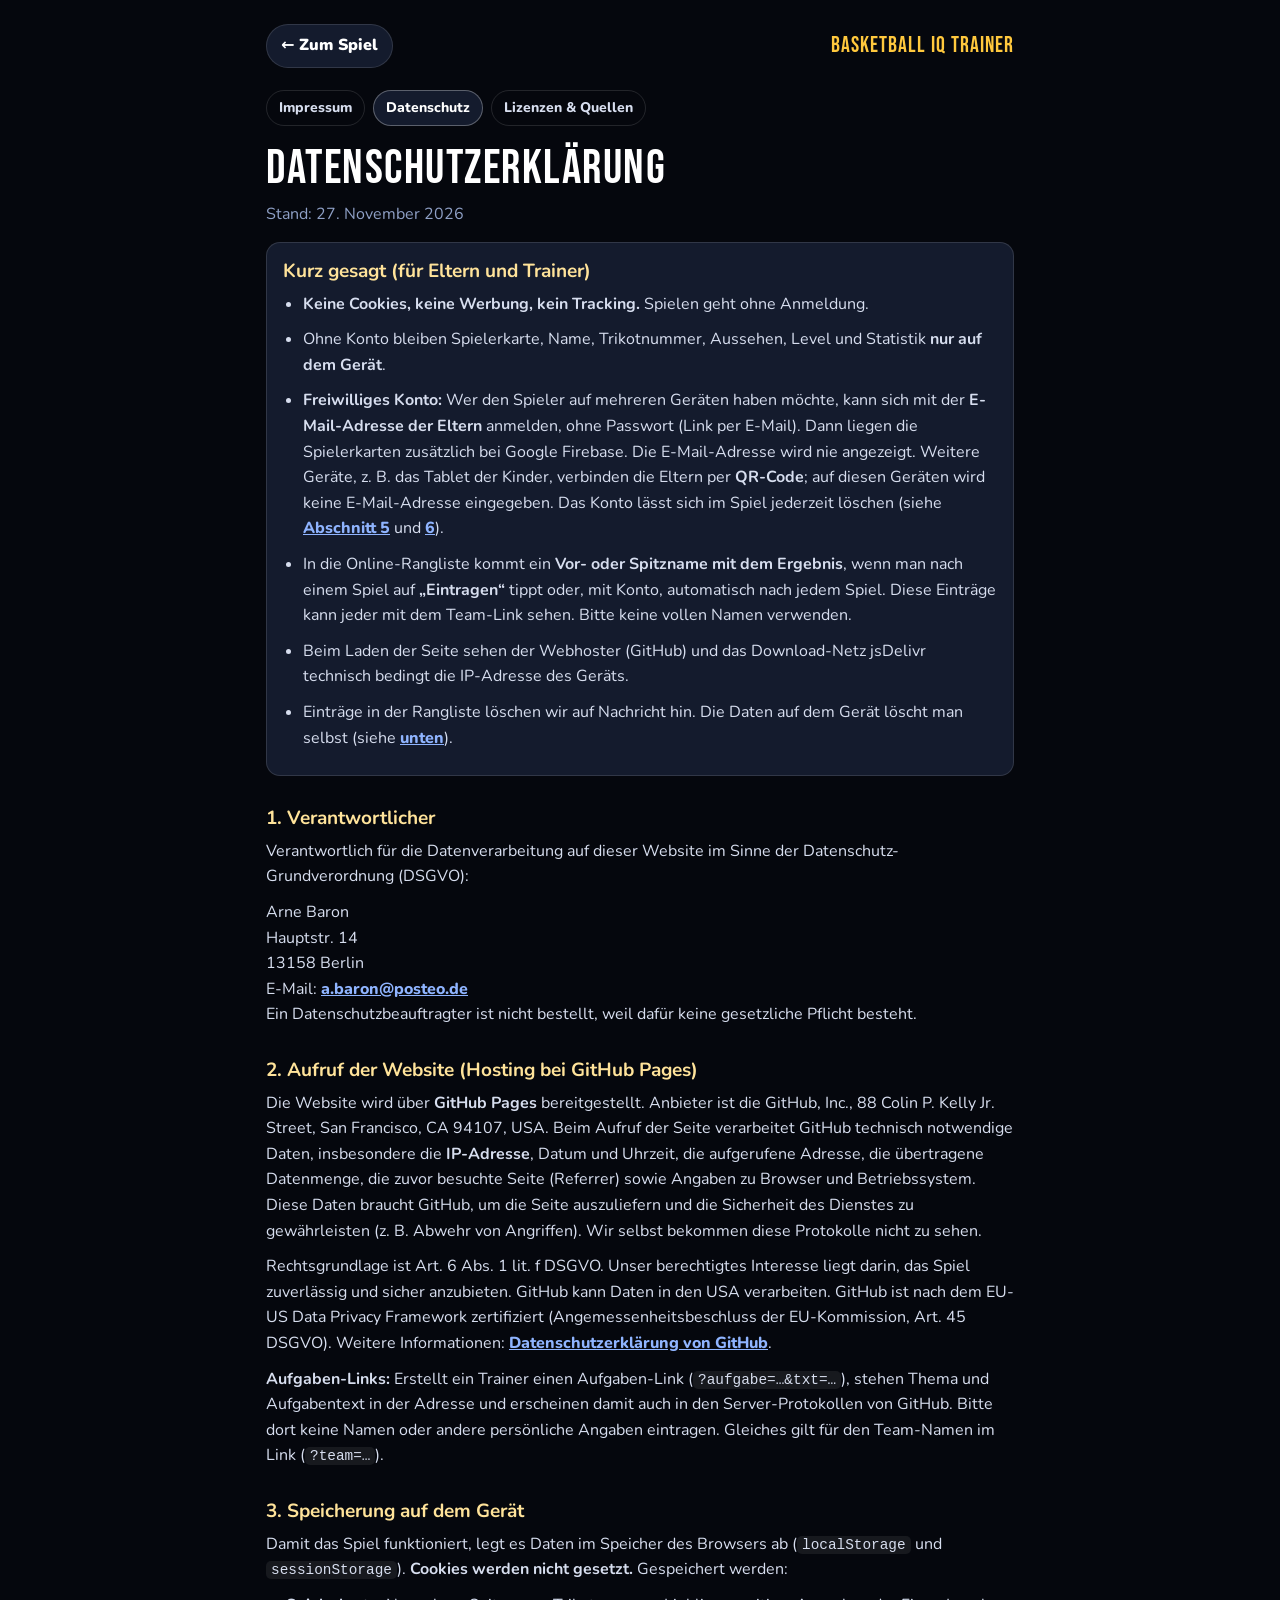
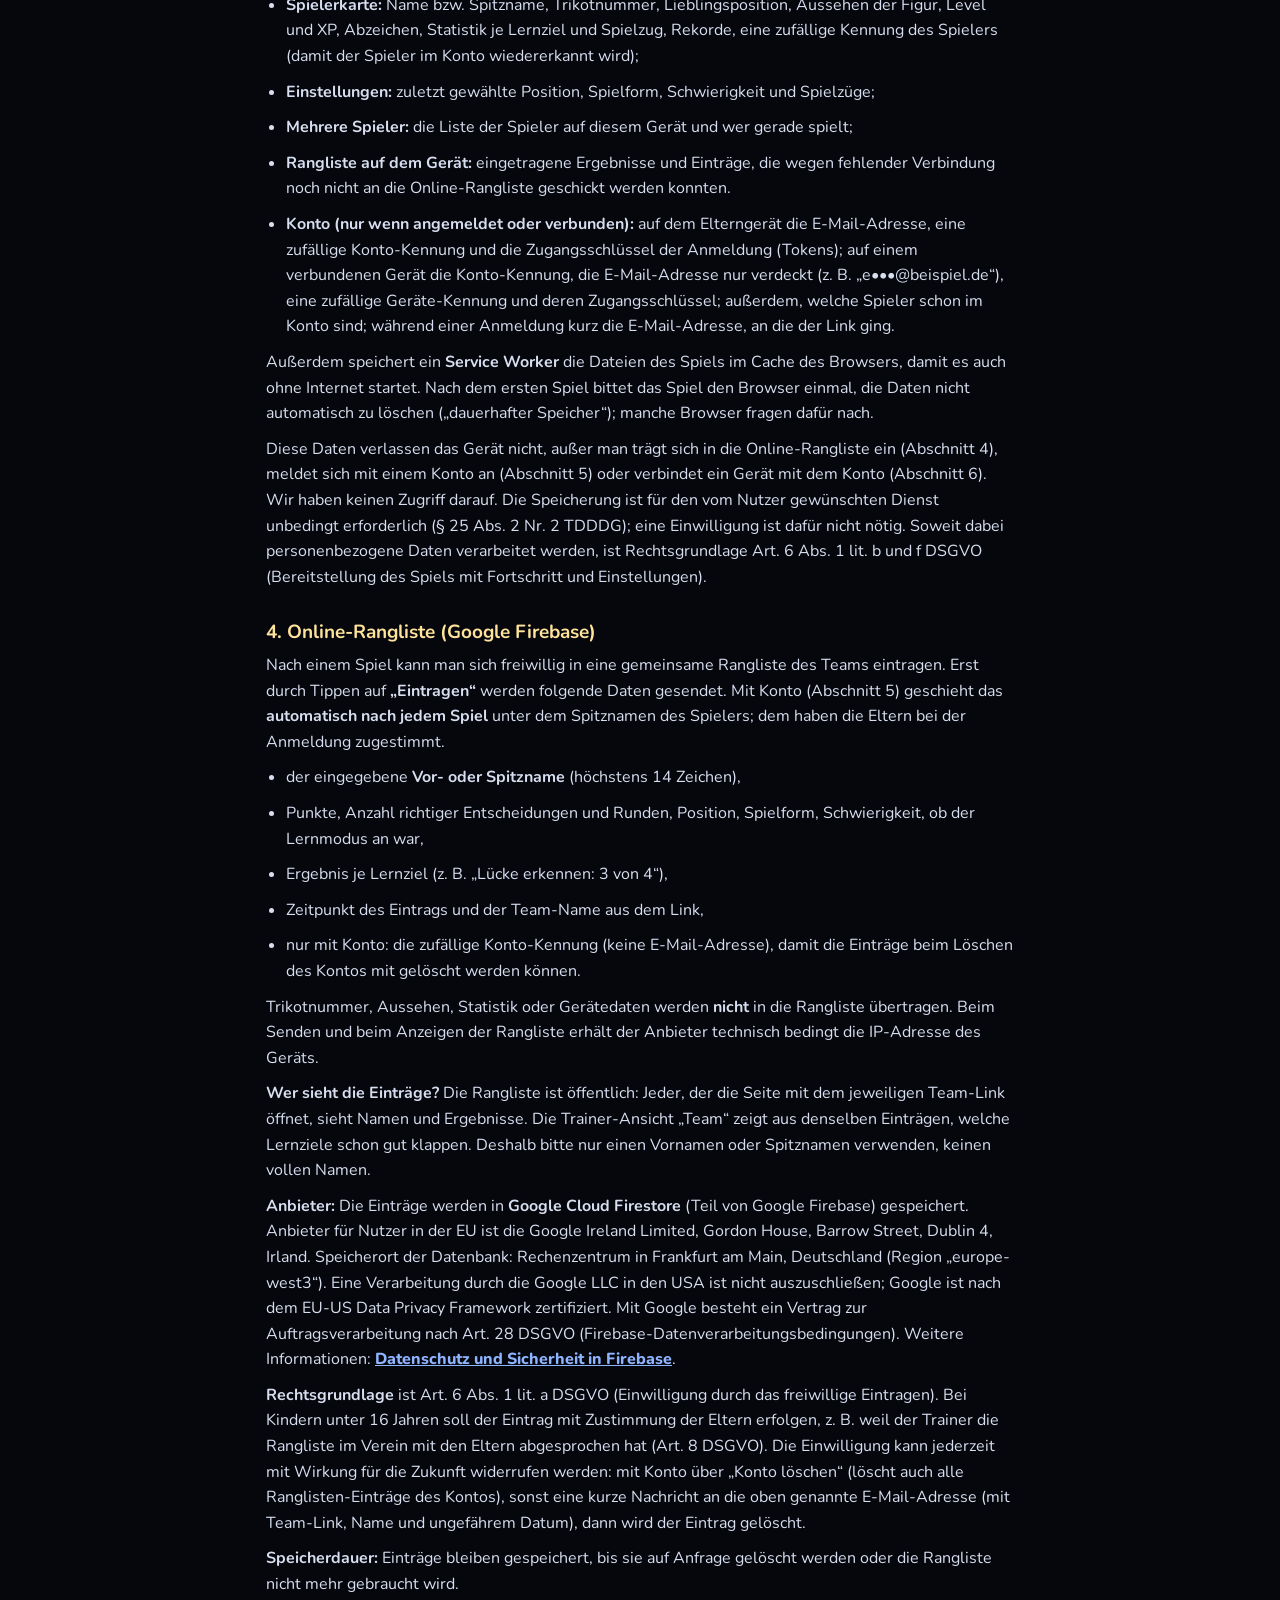
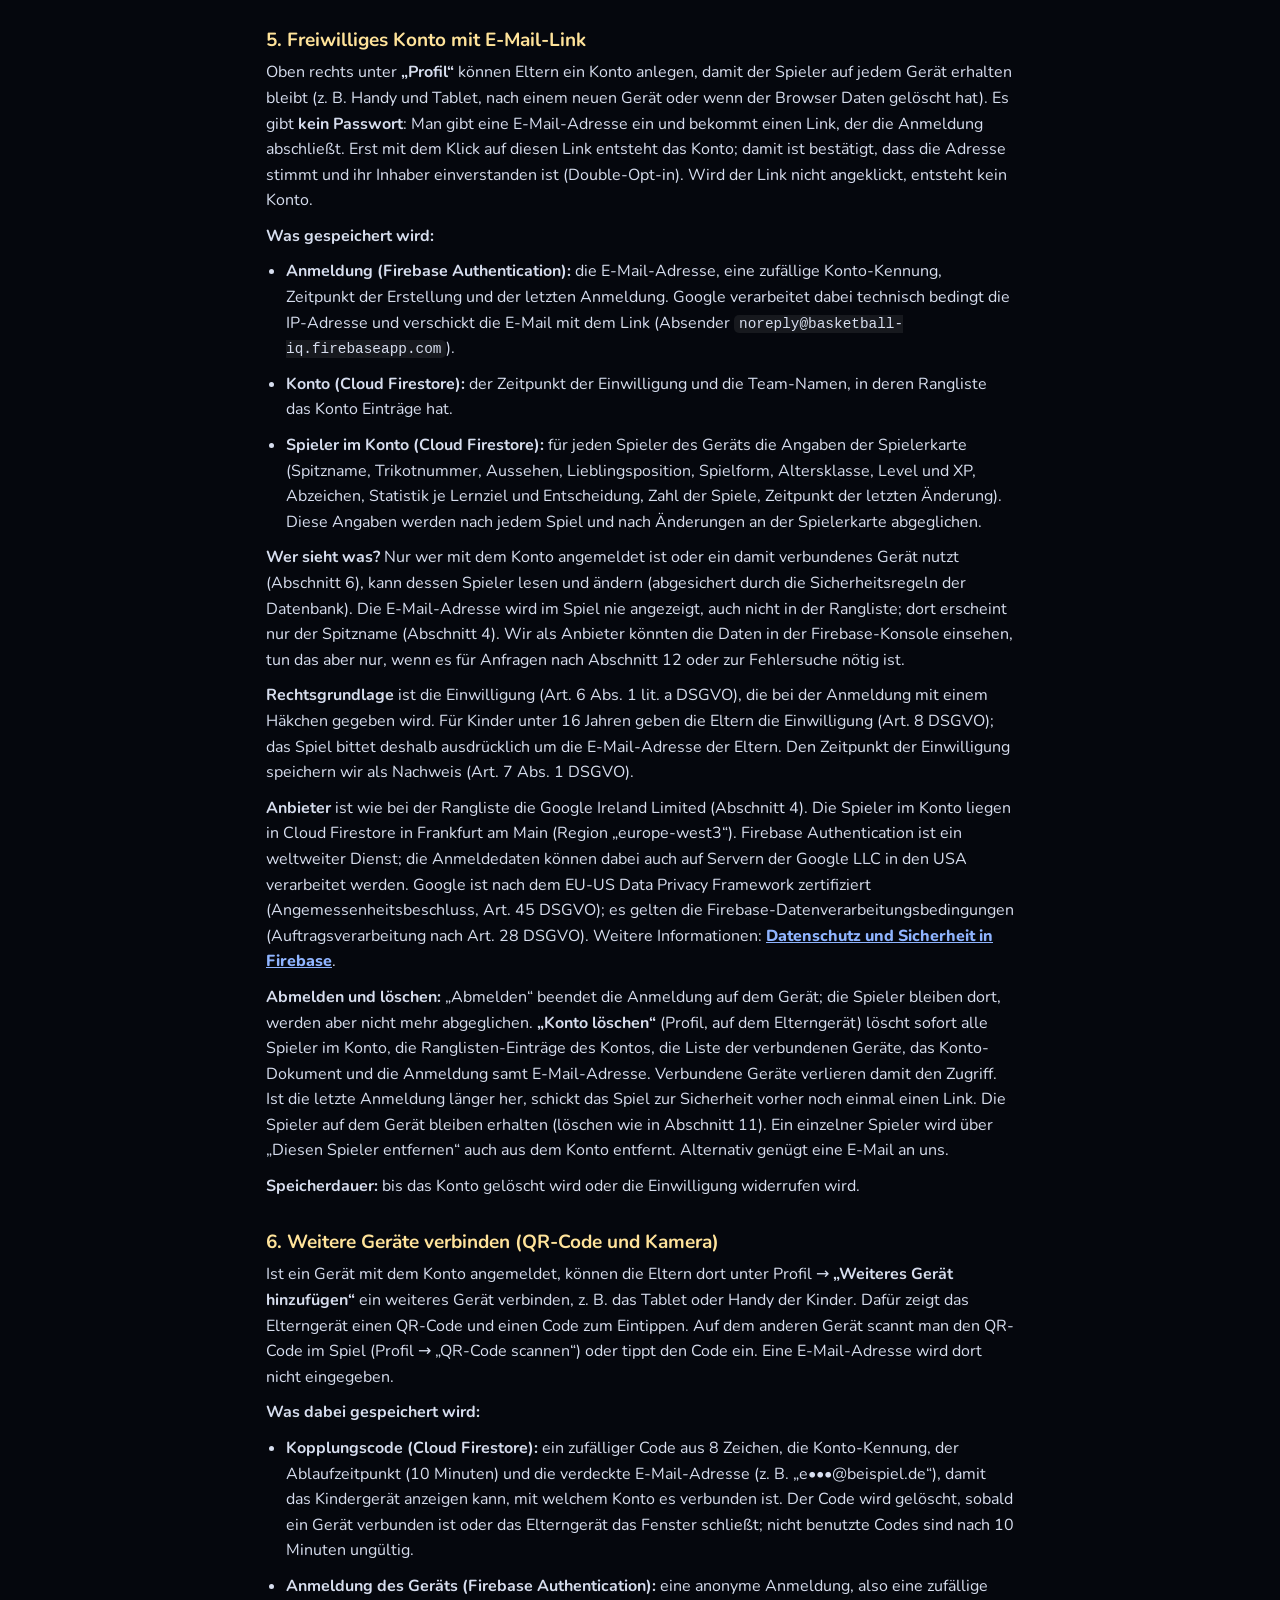
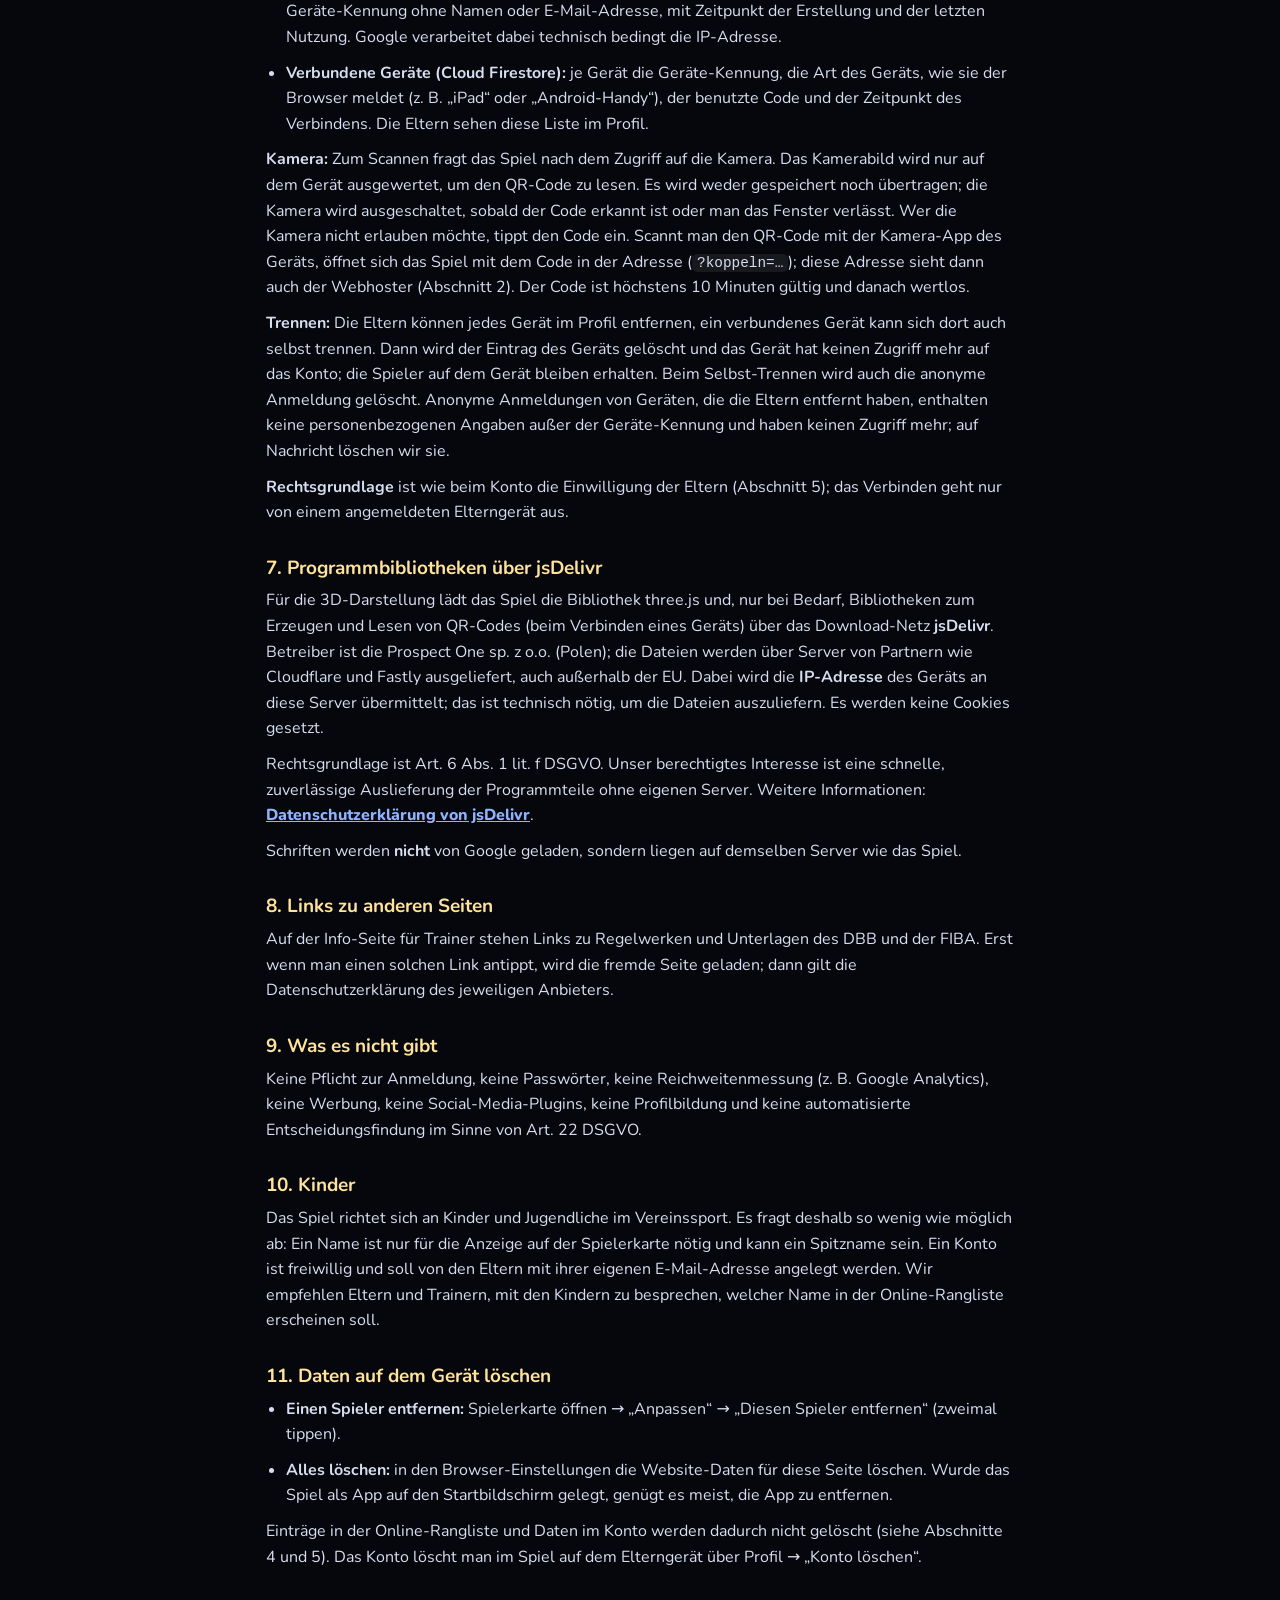
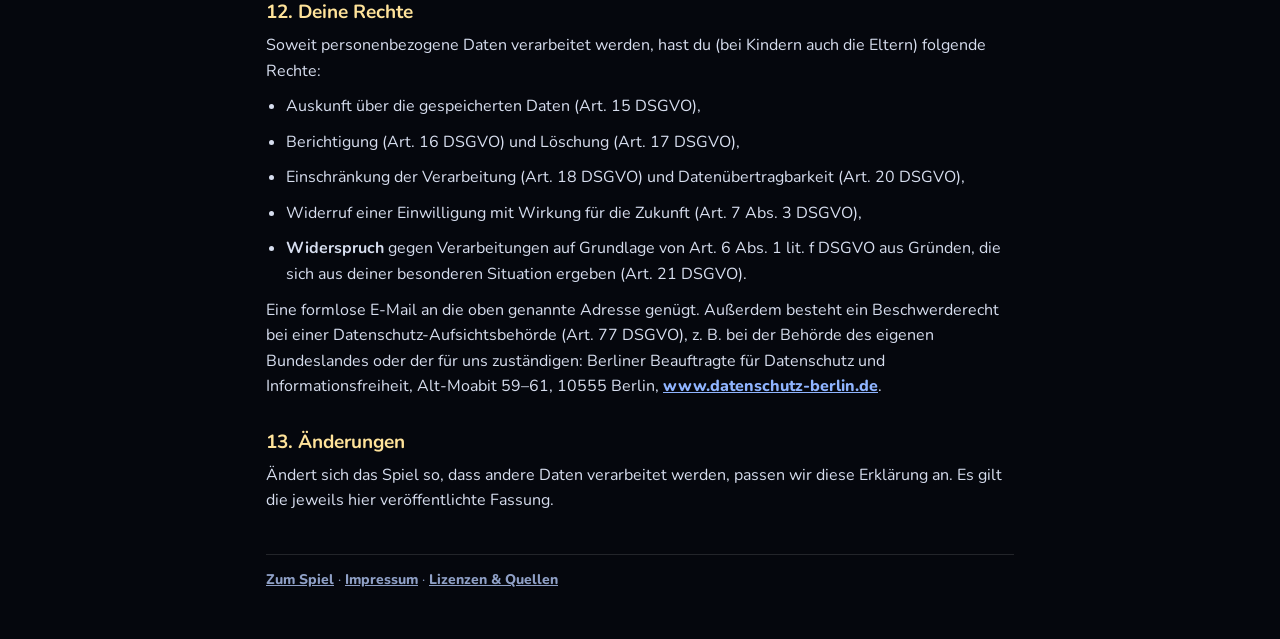
<file: datenschutz.html>
<!DOCTYPE html>
<html lang="de">
<head>
<meta charset="utf-8">
<meta name="viewport" content="width=device-width,initial-scale=1,viewport-fit=cover">
<meta name="theme-color" content="#05070d">
<meta name="robots" content="noindex">
<title>Datenschutz · Basketball IQ Trainer</title>
<link rel="icon" href="icon.svg" type="image/svg+xml">
<link rel="stylesheet" href="legal.css">
</head>
<body>
<div class="wrap">
<header class="top"><a class="back" href="./">&larr; Zum Spiel</a><span class="brand">Basketball IQ Trainer</span></header>
<nav class="legal" aria-label="Rechtliches"><a href="impressum.html">Impressum</a><a href="datenschutz.html" aria-current="page">Datenschutz</a><a href="lizenzen.html">Lizenzen &amp; Quellen</a></nav>

<h1>Datenschutzerklärung</h1>
<p class="mut">Stand: 27. November 2026</p>

<div class="box">
<h2>Kurz gesagt (für Eltern und Trainer)</h2>
<ul>
<li><b>Keine Cookies, keine Werbung, kein Tracking.</b> Spielen geht ohne Anmeldung.</li>
<li>Ohne Konto bleiben Spielerkarte, Name, Trikotnummer, Aussehen, Level und Statistik <b>nur auf dem Gerät</b>.</li>
<li><b>Freiwilliges Konto:</b> Wer den Spieler auf mehreren Geräten haben möchte, kann sich mit der <b>E-Mail-Adresse der Eltern</b> anmelden, ohne Passwort (Link per E-Mail). Dann liegen die Spielerkarten zusätzlich bei Google Firebase. Die E-Mail-Adresse wird nie angezeigt. Weitere Geräte, z. B. das Tablet der Kinder, verbinden die Eltern per <b>QR-Code</b>; auf diesen Geräten wird keine E-Mail-Adresse eingegeben. Das Konto lässt sich im Spiel jederzeit löschen (siehe <a href="#konto">Abschnitt 5</a> und <a href="#geraete">6</a>).</li>
<li>In die Online-Rangliste kommt ein <b>Vor- oder Spitzname mit dem Ergebnis</b>, wenn man nach einem Spiel auf <b>„Eintragen“</b> tippt oder, mit Konto, automatisch nach jedem Spiel. Diese Einträge kann jeder mit dem Team-Link sehen. Bitte keine vollen Namen verwenden.</li>
<li>Beim Laden der Seite sehen der Webhoster (GitHub) und das Download-Netz jsDelivr technisch bedingt die IP-Adresse des Geräts.</li>
<li>Einträge in der Rangliste löschen wir auf Nachricht hin. Die Daten auf dem Gerät löscht man selbst (siehe <a href="#loeschen">unten</a>).</li>
</ul>
</div>

<h2>1. Verantwortlicher</h2>
<p>Verantwortlich für die Datenverarbeitung auf dieser Website im Sinne der Datenschutz-Grundverordnung (DSGVO):</p>
<address>
Arne Baron<br>
Hauptstr. 14<br>
13158 Berlin<br>
E-Mail: <a href="mailto:a.baron@posteo.de">a.baron@posteo.de</a>
</address>
<p>Ein Datenschutzbeauftragter ist nicht bestellt, weil dafür keine gesetzliche Pflicht besteht.</p>

<h2>2. Aufruf der Website (Hosting bei GitHub Pages)</h2>
<p>Die Website wird über <b>GitHub Pages</b> bereitgestellt. Anbieter ist die GitHub, Inc., 88 Colin P. Kelly Jr. Street, San Francisco, CA 94107, USA. Beim Aufruf der Seite verarbeitet GitHub technisch notwendige Daten, insbesondere die <b>IP-Adresse</b>, Datum und Uhrzeit, die aufgerufene Adresse, die übertragene Datenmenge, die zuvor besuchte Seite (Referrer) sowie Angaben zu Browser und Betriebssystem. Diese Daten braucht GitHub, um die Seite auszuliefern und die Sicherheit des Dienstes zu gewährleisten (z. B. Abwehr von Angriffen). Wir selbst bekommen diese Protokolle nicht zu sehen.</p>
<p>Rechtsgrundlage ist Art. 6 Abs. 1 lit. f DSGVO. Unser berechtigtes Interesse liegt darin, das Spiel zuverlässig und sicher anzubieten. GitHub kann Daten in den USA verarbeiten. GitHub ist nach dem EU-US Data Privacy Framework zertifiziert (Angemessenheitsbeschluss der EU-Kommission, Art. 45 DSGVO). Weitere Informationen: <a href="https://docs.github.com/de/site-policy/privacy-policies/github-general-privacy-statement" target="_blank" rel="noopener">Datenschutzerklärung von GitHub</a>.</p>
<p><b>Aufgaben-Links:</b> Erstellt ein Trainer einen Aufgaben-Link (<code>?aufgabe=…&amp;txt=…</code>), stehen Thema und Aufgabentext in der Adresse und erscheinen damit auch in den Server-Protokollen von GitHub. Bitte dort keine Namen oder andere persönliche Angaben eintragen. Gleiches gilt für den Team-Namen im Link (<code>?team=…</code>).</p>

<h2>3. Speicherung auf dem Gerät</h2>
<p>Damit das Spiel funktioniert, legt es Daten im Speicher des Browsers ab (<code>localStorage</code> und <code>sessionStorage</code>). <b>Cookies werden nicht gesetzt.</b> Gespeichert werden:</p>
<ul>
<li><b>Spielerkarte:</b> Name bzw. Spitzname, Trikotnummer, Lieblingsposition, Aussehen der Figur, Level und XP, Abzeichen, Statistik je Lernziel und Spielzug, Rekorde, eine zufällige Kennung des Spielers (damit der Spieler im Konto wiedererkannt wird);</li>
<li><b>Einstellungen:</b> zuletzt gewählte Position, Spielform, Schwierigkeit und Spielzüge;</li>
<li><b>Mehrere Spieler:</b> die Liste der Spieler auf diesem Gerät und wer gerade spielt;</li>
<li><b>Rangliste auf dem Gerät:</b> eingetragene Ergebnisse und Einträge, die wegen fehlender Verbindung noch nicht an die Online-Rangliste geschickt werden konnten.</li>
<li><b>Konto (nur wenn angemeldet oder verbunden):</b> auf dem Elterngerät die E-Mail-Adresse, eine zufällige Konto-Kennung und die Zugangsschlüssel der Anmeldung (Tokens); auf einem verbundenen Gerät die Konto-Kennung, die E-Mail-Adresse nur verdeckt (z. B. „e•••@beispiel.de“), eine zufällige Geräte-Kennung und deren Zugangsschlüssel; außerdem, welche Spieler schon im Konto sind; während einer Anmeldung kurz die E-Mail-Adresse, an die der Link ging.</li>
</ul>
<p>Außerdem speichert ein <b>Service Worker</b> die Dateien des Spiels im Cache des Browsers, damit es auch ohne Internet startet. Nach dem ersten Spiel bittet das Spiel den Browser einmal, die Daten nicht automatisch zu löschen („dauerhafter Speicher“); manche Browser fragen dafür nach.</p>
<p>Diese Daten verlassen das Gerät nicht, außer man trägt sich in die Online-Rangliste ein (Abschnitt 4), meldet sich mit einem Konto an (Abschnitt 5) oder verbindet ein Gerät mit dem Konto (Abschnitt 6). Wir haben keinen Zugriff darauf. Die Speicherung ist für den vom Nutzer gewünschten Dienst unbedingt erforderlich (§ 25 Abs. 2 Nr. 2 TDDDG); eine Einwilligung ist dafür nicht nötig. Soweit dabei personenbezogene Daten verarbeitet werden, ist Rechtsgrundlage Art. 6 Abs. 1 lit. b und f DSGVO (Bereitstellung des Spiels mit Fortschritt und Einstellungen).</p>

<h2 id="rangliste">4. Online-Rangliste (Google Firebase)</h2>
<p>Nach einem Spiel kann man sich freiwillig in eine gemeinsame Rangliste des Teams eintragen. Erst durch Tippen auf <b>„Eintragen“</b> werden folgende Daten gesendet. Mit Konto (Abschnitt 5) geschieht das <b>automatisch nach jedem Spiel</b> unter dem Spitznamen des Spielers; dem haben die Eltern bei der Anmeldung zugestimmt.</p>
<ul>
<li>der eingegebene <b>Vor- oder Spitzname</b> (höchstens 14 Zeichen),</li>
<li>Punkte, Anzahl richtiger Entscheidungen und Runden, Position, Spielform, Schwierigkeit, ob der Lernmodus an war,</li>
<li>Ergebnis je Lernziel (z. B. „Lücke erkennen: 3 von 4“),</li>
<li>Zeitpunkt des Eintrags und der Team-Name aus dem Link,</li>
<li>nur mit Konto: die zufällige Konto-Kennung (keine E-Mail-Adresse), damit die Einträge beim Löschen des Kontos mit gelöscht werden können.</li>
</ul>
<p>Trikotnummer, Aussehen, Statistik oder Gerätedaten werden <b>nicht</b> in die Rangliste übertragen. Beim Senden und beim Anzeigen der Rangliste erhält der Anbieter technisch bedingt die IP-Adresse des Geräts.</p>
<p><b>Wer sieht die Einträge?</b> Die Rangliste ist öffentlich: Jeder, der die Seite mit dem jeweiligen Team-Link öffnet, sieht Namen und Ergebnisse. Die Trainer-Ansicht „Team“ zeigt aus denselben Einträgen, welche Lernziele schon gut klappen. Deshalb bitte nur einen Vornamen oder Spitznamen verwenden, keinen vollen Namen.</p>
<p><b>Anbieter:</b> Die Einträge werden in <b>Google Cloud Firestore</b> (Teil von Google Firebase) gespeichert. Anbieter für Nutzer in der EU ist die Google Ireland Limited, Gordon House, Barrow Street, Dublin 4, Irland. Speicherort der Datenbank: Rechenzentrum in Frankfurt am Main, Deutschland (Region „europe-west3“). Eine Verarbeitung durch die Google LLC in den USA ist nicht auszuschließen; Google ist nach dem EU-US Data Privacy Framework zertifiziert. Mit Google besteht ein Vertrag zur Auftragsverarbeitung nach Art. 28 DSGVO (Firebase-Datenverarbeitungsbedingungen). Weitere Informationen: <a href="https://firebase.google.com/support/privacy" target="_blank" rel="noopener">Datenschutz und Sicherheit in Firebase</a>.</p>
<p><b>Rechtsgrundlage</b> ist Art. 6 Abs. 1 lit. a DSGVO (Einwilligung durch das freiwillige Eintragen). Bei Kindern unter 16 Jahren soll der Eintrag mit Zustimmung der Eltern erfolgen, z. B. weil der Trainer die Rangliste im Verein mit den Eltern abgesprochen hat (Art. 8 DSGVO). Die Einwilligung kann jederzeit mit Wirkung für die Zukunft widerrufen werden: mit Konto über „Konto löschen“ (löscht auch alle Ranglisten-Einträge des Kontos), sonst eine kurze Nachricht an die oben genannte E-Mail-Adresse (mit Team-Link, Name und ungefährem Datum), dann wird der Eintrag gelöscht.</p>
<p><b>Speicherdauer:</b> Einträge bleiben gespeichert, bis sie auf Anfrage gelöscht werden oder die Rangliste nicht mehr gebraucht wird.</p>

<h2 id="konto">5. Freiwilliges Konto mit E-Mail-Link</h2>
<p>Oben rechts unter <b>„Profil“</b> können Eltern ein Konto anlegen, damit der Spieler auf jedem Gerät erhalten bleibt (z. B. Handy und Tablet, nach einem neuen Gerät oder wenn der Browser Daten gelöscht hat). Es gibt <b>kein Passwort</b>: Man gibt eine E-Mail-Adresse ein und bekommt einen Link, der die Anmeldung abschließt. Erst mit dem Klick auf diesen Link entsteht das Konto; damit ist bestätigt, dass die Adresse stimmt und ihr Inhaber einverstanden ist (Double-Opt-in). Wird der Link nicht angeklickt, entsteht kein Konto.</p>
<p><b>Was gespeichert wird:</b></p>
<ul>
<li><b>Anmeldung (Firebase Authentication):</b> die E-Mail-Adresse, eine zufällige Konto-Kennung, Zeitpunkt der Erstellung und der letzten Anmeldung. Google verarbeitet dabei technisch bedingt die IP-Adresse und verschickt die E-Mail mit dem Link (Absender <code>noreply@basketball-iq.firebaseapp.com</code>).</li>
<li><b>Konto (Cloud Firestore):</b> der Zeitpunkt der Einwilligung und die Team-Namen, in deren Rangliste das Konto Einträge hat.</li>
<li><b>Spieler im Konto (Cloud Firestore):</b> für jeden Spieler des Geräts die Angaben der Spielerkarte (Spitzname, Trikotnummer, Aussehen, Lieblingsposition, Spielform, Altersklasse, Level und XP, Abzeichen, Statistik je Lernziel und Entscheidung, Zahl der Spiele, Zeitpunkt der letzten Änderung). Diese Angaben werden nach jedem Spiel und nach Änderungen an der Spielerkarte abgeglichen.</li>
</ul>
<p><b>Wer sieht was?</b> Nur wer mit dem Konto angemeldet ist oder ein damit verbundenes Gerät nutzt (Abschnitt 6), kann dessen Spieler lesen und ändern (abgesichert durch die Sicherheitsregeln der Datenbank). Die E-Mail-Adresse wird im Spiel nie angezeigt, auch nicht in der Rangliste; dort erscheint nur der Spitzname (Abschnitt 4). Wir als Anbieter könnten die Daten in der Firebase-Konsole einsehen, tun das aber nur, wenn es für Anfragen nach Abschnitt 12 oder zur Fehlersuche nötig ist.</p>
<p><b>Rechtsgrundlage</b> ist die Einwilligung (Art. 6 Abs. 1 lit. a DSGVO), die bei der Anmeldung mit einem Häkchen gegeben wird. Für Kinder unter 16 Jahren geben die Eltern die Einwilligung (Art. 8 DSGVO); das Spiel bittet deshalb ausdrücklich um die E-Mail-Adresse der Eltern. Den Zeitpunkt der Einwilligung speichern wir als Nachweis (Art. 7 Abs. 1 DSGVO).</p>
<p><b>Anbieter</b> ist wie bei der Rangliste die Google Ireland Limited (Abschnitt 4). Die Spieler im Konto liegen in Cloud Firestore in Frankfurt am Main (Region „europe-west3“). Firebase Authentication ist ein weltweiter Dienst; die Anmeldedaten können dabei auch auf Servern der Google LLC in den USA verarbeitet werden. Google ist nach dem EU-US Data Privacy Framework zertifiziert (Angemessenheitsbeschluss, Art. 45 DSGVO); es gelten die Firebase-Datenverarbeitungsbedingungen (Auftragsverarbeitung nach Art. 28 DSGVO). Weitere Informationen: <a href="https://firebase.google.com/support/privacy" target="_blank" rel="noopener">Datenschutz und Sicherheit in Firebase</a>.</p>
<p><b>Abmelden und löschen:</b> „Abmelden“ beendet die Anmeldung auf dem Gerät; die Spieler bleiben dort, werden aber nicht mehr abgeglichen. <b>„Konto löschen“</b> (Profil, auf dem Elterngerät) löscht sofort alle Spieler im Konto, die Ranglisten-Einträge des Kontos, die Liste der verbundenen Geräte, das Konto-Dokument und die Anmeldung samt E-Mail-Adresse. Verbundene Geräte verlieren damit den Zugriff. Ist die letzte Anmeldung länger her, schickt das Spiel zur Sicherheit vorher noch einmal einen Link. Die Spieler auf dem Gerät bleiben erhalten (löschen wie in Abschnitt 11). Ein einzelner Spieler wird über „Diesen Spieler entfernen“ auch aus dem Konto entfernt. Alternativ genügt eine E-Mail an uns.</p>
<p><b>Speicherdauer:</b> bis das Konto gelöscht wird oder die Einwilligung widerrufen wird.</p>

<h2 id="geraete">6. Weitere Geräte verbinden (QR-Code und Kamera)</h2>
<p>Ist ein Gerät mit dem Konto angemeldet, können die Eltern dort unter Profil → <b>„Weiteres Gerät hinzufügen“</b> ein weiteres Gerät verbinden, z. B. das Tablet oder Handy der Kinder. Dafür zeigt das Elterngerät einen QR-Code und einen Code zum Eintippen. Auf dem anderen Gerät scannt man den QR-Code im Spiel (Profil → „QR-Code scannen“) oder tippt den Code ein. Eine E-Mail-Adresse wird dort nicht eingegeben.</p>
<p><b>Was dabei gespeichert wird:</b></p>
<ul>
<li><b>Kopplungscode (Cloud Firestore):</b> ein zufälliger Code aus 8 Zeichen, die Konto-Kennung, der Ablaufzeitpunkt (10 Minuten) und die verdeckte E-Mail-Adresse (z. B. „e•••@beispiel.de“), damit das Kindergerät anzeigen kann, mit welchem Konto es verbunden ist. Der Code wird gelöscht, sobald ein Gerät verbunden ist oder das Elterngerät das Fenster schließt; nicht benutzte Codes sind nach 10 Minuten ungültig.</li>
<li><b>Anmeldung des Geräts (Firebase Authentication):</b> eine anonyme Anmeldung, also eine zufällige Geräte-Kennung ohne Namen oder E-Mail-Adresse, mit Zeitpunkt der Erstellung und der letzten Nutzung. Google verarbeitet dabei technisch bedingt die IP-Adresse.</li>
<li><b>Verbundene Geräte (Cloud Firestore):</b> je Gerät die Geräte-Kennung, die Art des Geräts, wie sie der Browser meldet (z. B. „iPad“ oder „Android-Handy“), der benutzte Code und der Zeitpunkt des Verbindens. Die Eltern sehen diese Liste im Profil.</li>
</ul>
<p><b>Kamera:</b> Zum Scannen fragt das Spiel nach dem Zugriff auf die Kamera. Das Kamerabild wird nur auf dem Gerät ausgewertet, um den QR-Code zu lesen. Es wird weder gespeichert noch übertragen; die Kamera wird ausgeschaltet, sobald der Code erkannt ist oder man das Fenster verlässt. Wer die Kamera nicht erlauben möchte, tippt den Code ein. Scannt man den QR-Code mit der Kamera-App des Geräts, öffnet sich das Spiel mit dem Code in der Adresse (<code>?koppeln=…</code>); diese Adresse sieht dann auch der Webhoster (Abschnitt 2). Der Code ist höchstens 10 Minuten gültig und danach wertlos.</p>
<p><b>Trennen:</b> Die Eltern können jedes Gerät im Profil entfernen, ein verbundenes Gerät kann sich dort auch selbst trennen. Dann wird der Eintrag des Geräts gelöscht und das Gerät hat keinen Zugriff mehr auf das Konto; die Spieler auf dem Gerät bleiben erhalten. Beim Selbst-Trennen wird auch die anonyme Anmeldung gelöscht. Anonyme Anmeldungen von Geräten, die die Eltern entfernt haben, enthalten keine personenbezogenen Angaben außer der Geräte-Kennung und haben keinen Zugriff mehr; auf Nachricht löschen wir sie.</p>
<p><b>Rechtsgrundlage</b> ist wie beim Konto die Einwilligung der Eltern (Abschnitt 5); das Verbinden geht nur von einem angemeldeten Elterngerät aus.</p>

<h2>7. Programmbibliotheken über jsDelivr</h2>
<p>Für die 3D-Darstellung lädt das Spiel die Bibliothek three.js und, nur bei Bedarf, Bibliotheken zum Erzeugen und Lesen von QR-Codes (beim Verbinden eines Geräts) über das Download-Netz <b>jsDelivr</b>. Betreiber ist die Prospect One sp. z o.o. (Polen); die Dateien werden über Server von Partnern wie Cloudflare und Fastly ausgeliefert, auch außerhalb der EU. Dabei wird die <b>IP-Adresse</b> des Geräts an diese Server übermittelt; das ist technisch nötig, um die Dateien auszuliefern. Es werden keine Cookies gesetzt.</p>
<p>Rechtsgrundlage ist Art. 6 Abs. 1 lit. f DSGVO. Unser berechtigtes Interesse ist eine schnelle, zuverlässige Auslieferung der Programmteile ohne eigenen Server. Weitere Informationen: <a href="https://www.jsdelivr.com/terms/privacy-policy-jsdelivr-net" target="_blank" rel="noopener">Datenschutzerklärung von jsDelivr</a>.</p>
<p>Schriften werden <b>nicht</b> von Google geladen, sondern liegen auf demselben Server wie das Spiel.</p>

<h2>8. Links zu anderen Seiten</h2>
<p>Auf der Info-Seite für Trainer stehen Links zu Regelwerken und Unterlagen des DBB und der FIBA. Erst wenn man einen solchen Link antippt, wird die fremde Seite geladen; dann gilt die Datenschutzerklärung des jeweiligen Anbieters.</p>

<h2>9. Was es nicht gibt</h2>
<p>Keine Pflicht zur Anmeldung, keine Passwörter, keine Reichweitenmessung (z. B. Google Analytics), keine Werbung, keine Social-Media-Plugins, keine Profilbildung und keine automatisierte Entscheidungsfindung im Sinne von Art. 22 DSGVO.</p>

<h2>10. Kinder</h2>
<p>Das Spiel richtet sich an Kinder und Jugendliche im Vereinssport. Es fragt deshalb so wenig wie möglich ab: Ein Name ist nur für die Anzeige auf der Spielerkarte nötig und kann ein Spitzname sein. Ein Konto ist freiwillig und soll von den Eltern mit ihrer eigenen E-Mail-Adresse angelegt werden. Wir empfehlen Eltern und Trainern, mit den Kindern zu besprechen, welcher Name in der Online-Rangliste erscheinen soll.</p>

<h2 id="loeschen">11. Daten auf dem Gerät löschen</h2>
<ul>
<li><b>Einen Spieler entfernen:</b> Spielerkarte öffnen → „Anpassen“ → „Diesen Spieler entfernen“ (zweimal tippen).</li>
<li><b>Alles löschen:</b> in den Browser-Einstellungen die Website-Daten für diese Seite löschen. Wurde das Spiel als App auf den Startbildschirm gelegt, genügt es meist, die App zu entfernen.</li>
</ul>
<p>Einträge in der Online-Rangliste und Daten im Konto werden dadurch nicht gelöscht (siehe Abschnitte 4 und 5). Das Konto löscht man im Spiel auf dem Elterngerät über Profil → „Konto löschen“.</p>

<h2>12. Deine Rechte</h2>
<p>Soweit personenbezogene Daten verarbeitet werden, hast du (bei Kindern auch die Eltern) folgende Rechte:</p>
<ul>
<li>Auskunft über die gespeicherten Daten (Art. 15 DSGVO),</li>
<li>Berichtigung (Art. 16 DSGVO) und Löschung (Art. 17 DSGVO),</li>
<li>Einschränkung der Verarbeitung (Art. 18 DSGVO) und Datenübertragbarkeit (Art. 20 DSGVO),</li>
<li>Widerruf einer Einwilligung mit Wirkung für die Zukunft (Art. 7 Abs. 3 DSGVO),</li>
<li><b>Widerspruch</b> gegen Verarbeitungen auf Grundlage von Art. 6 Abs. 1 lit. f DSGVO aus Gründen, die sich aus deiner besonderen Situation ergeben (Art. 21 DSGVO).</li>
</ul>
<p>Eine formlose E-Mail an die oben genannte Adresse genügt. Außerdem besteht ein Beschwerderecht bei einer Datenschutz-Aufsichtsbehörde (Art. 77 DSGVO), z. B. bei der Behörde des eigenen Bundeslandes oder der für uns zuständigen: Berliner Beauftragte für Datenschutz und Informationsfreiheit, Alt-Moabit 59–61, 10555 Berlin, <a href="https://www.datenschutz-berlin.de" target="_blank" rel="noopener">www.datenschutz-berlin.de</a>.</p>

<h2>13. Änderungen</h2>
<p>Ändert sich das Spiel so, dass andere Daten verarbeitet werden, passen wir diese Erklärung an. Es gilt die jeweils hier veröffentlichte Fassung.</p>

<footer><a href="./">Zum Spiel</a> · <a href="impressum.html">Impressum</a> · <a href="lizenzen.html">Lizenzen &amp; Quellen</a></footer>
</div>
</body>
</html>
</file>
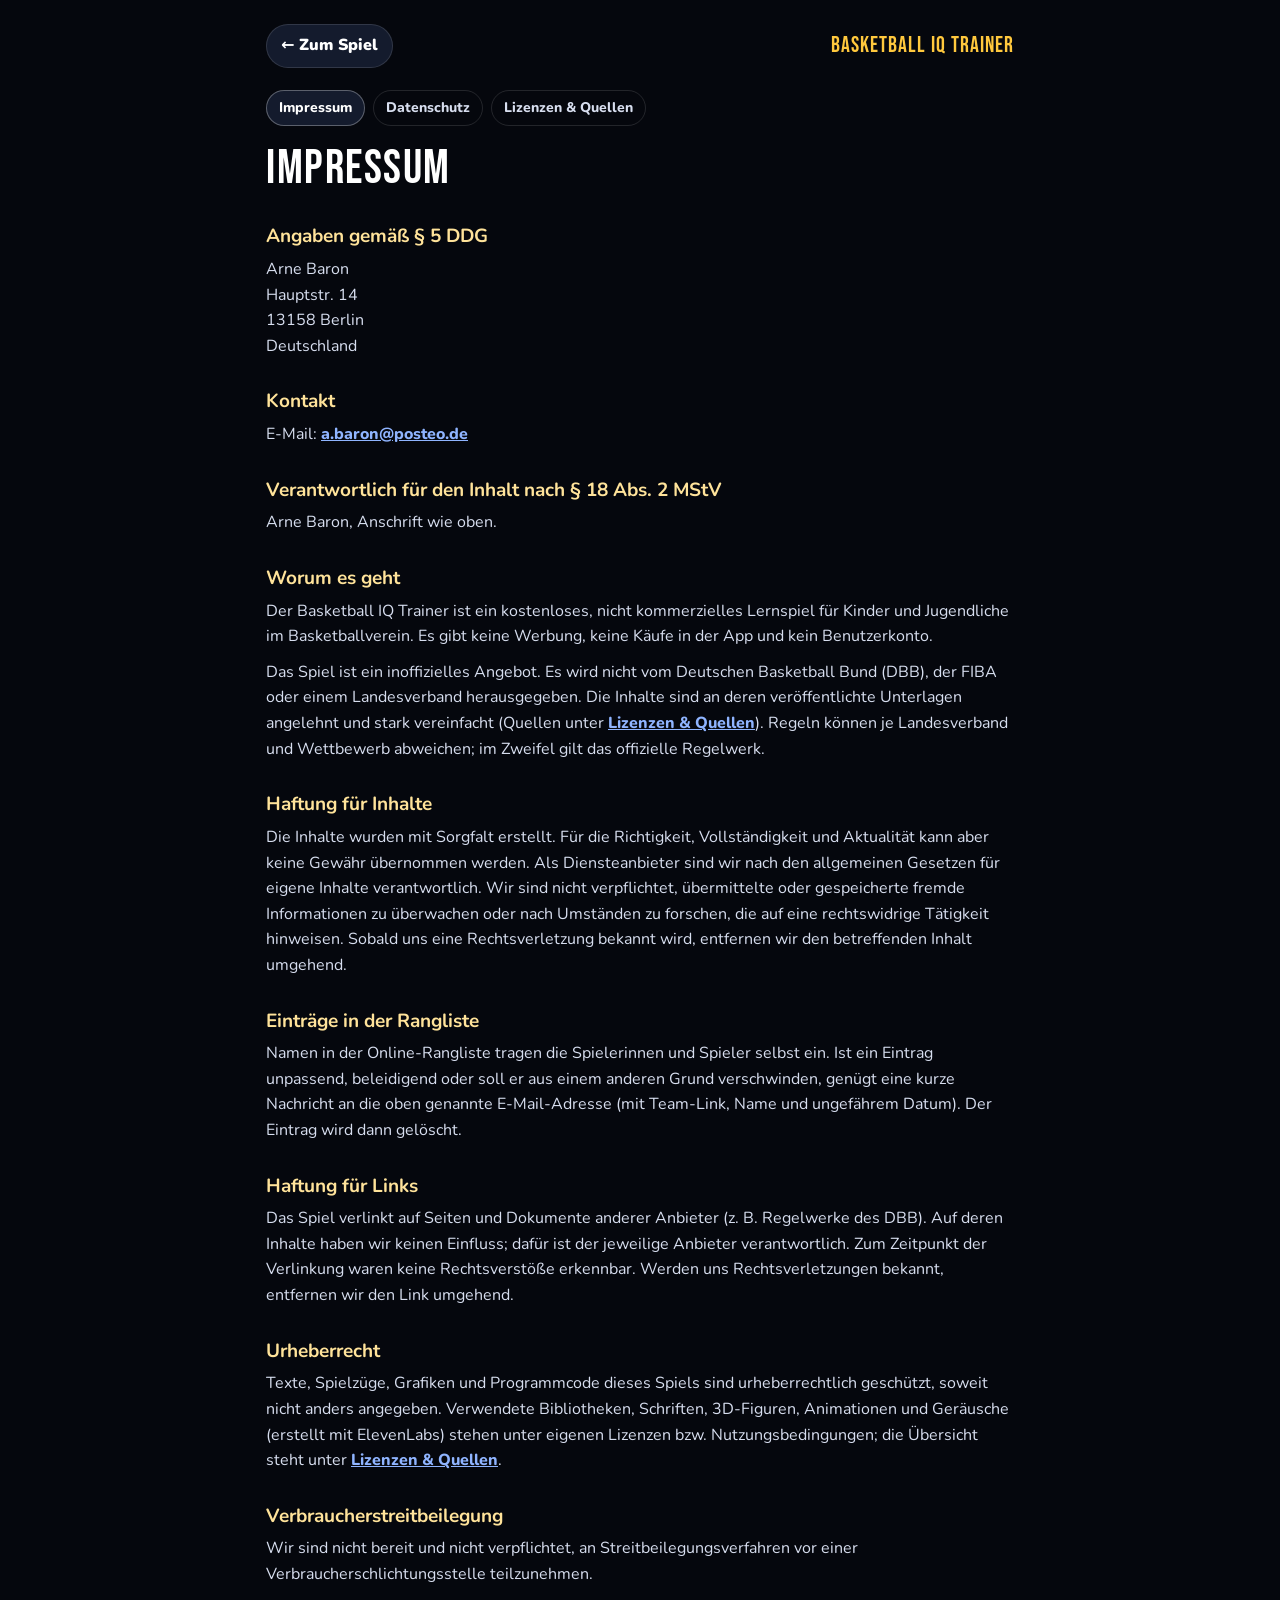
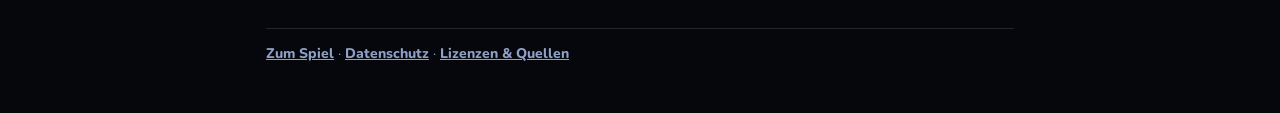
<file: impressum.html>
<!DOCTYPE html>
<html lang="de">
<head>
<meta charset="utf-8">
<meta name="viewport" content="width=device-width,initial-scale=1,viewport-fit=cover">
<meta name="theme-color" content="#05070d">
<meta name="robots" content="noindex">
<title>Impressum · Basketball IQ Trainer</title>
<link rel="icon" href="icon.svg" type="image/svg+xml">
<link rel="stylesheet" href="legal.css">
</head>
<body>
<div class="wrap">
<header class="top"><a class="back" href="./">&larr; Zum Spiel</a><span class="brand">Basketball IQ Trainer</span></header>
<nav class="legal" aria-label="Rechtliches"><a href="impressum.html" aria-current="page">Impressum</a><a href="datenschutz.html">Datenschutz</a><a href="lizenzen.html">Lizenzen &amp; Quellen</a></nav>

<h1>Impressum</h1>

<h2>Angaben gemäß § 5 DDG</h2>
<address>
Arne Baron<br>
Hauptstr. 14<br>
13158 Berlin<br>
Deutschland
</address>
<!-- Wird die Seite von einem Verein angeboten: Vereinsname, vertretungsberechtigter Vorstand,
     Registergericht und Vereinsregisternummer ergänzen. -->

<h2>Kontakt</h2>
<p>E-Mail: <a href="mailto:a.baron@posteo.de">a.baron@posteo.de</a></p>
<!-- Optional: Telefonnummer. Eine E-Mail-Adresse reicht nur, wenn sie zügig beantwortet wird. -->

<h2>Verantwortlich für den Inhalt nach § 18 Abs. 2 MStV</h2>
<p>Arne Baron, Anschrift wie oben.</p>

<h2>Worum es geht</h2>
<p>Der Basketball IQ Trainer ist ein kostenloses, nicht kommerzielles Lernspiel für Kinder und Jugendliche im Basketballverein. Es gibt keine Werbung, keine Käufe in der App und kein Benutzerkonto.</p>
<p>Das Spiel ist ein inoffizielles Angebot. Es wird nicht vom Deutschen Basketball Bund (DBB), der FIBA oder einem Landesverband herausgegeben. Die Inhalte sind an deren veröffentlichte Unterlagen angelehnt und stark vereinfacht (Quellen unter <a href="lizenzen.html">Lizenzen &amp; Quellen</a>). Regeln können je Landesverband und Wettbewerb abweichen; im Zweifel gilt das offizielle Regelwerk.</p>

<h2>Haftung für Inhalte</h2>
<p>Die Inhalte wurden mit Sorgfalt erstellt. Für die Richtigkeit, Vollständigkeit und Aktualität kann aber keine Gewähr übernommen werden. Als Diensteanbieter sind wir nach den allgemeinen Gesetzen für eigene Inhalte verantwortlich. Wir sind nicht verpflichtet, übermittelte oder gespeicherte fremde Informationen zu überwachen oder nach Umständen zu forschen, die auf eine rechtswidrige Tätigkeit hinweisen. Sobald uns eine Rechtsverletzung bekannt wird, entfernen wir den betreffenden Inhalt umgehend.</p>

<h2>Einträge in der Rangliste</h2>
<p>Namen in der Online-Rangliste tragen die Spielerinnen und Spieler selbst ein. Ist ein Eintrag unpassend, beleidigend oder soll er aus einem anderen Grund verschwinden, genügt eine kurze Nachricht an die oben genannte E-Mail-Adresse (mit Team-Link, Name und ungefährem Datum). Der Eintrag wird dann gelöscht.</p>

<h2>Haftung für Links</h2>
<p>Das Spiel verlinkt auf Seiten und Dokumente anderer Anbieter (z. B. Regelwerke des DBB). Auf deren Inhalte haben wir keinen Einfluss; dafür ist der jeweilige Anbieter verantwortlich. Zum Zeitpunkt der Verlinkung waren keine Rechtsverstöße erkennbar. Werden uns Rechtsverletzungen bekannt, entfernen wir den Link umgehend.</p>

<h2>Urheberrecht</h2>
<p>Texte, Spielzüge, Grafiken und Programmcode dieses Spiels sind urheberrechtlich geschützt, soweit nicht anders angegeben. Verwendete Bibliotheken, Schriften, 3D-Figuren, Animationen und Geräusche (erstellt mit ElevenLabs) stehen unter eigenen Lizenzen bzw. Nutzungsbedingungen; die Übersicht steht unter <a href="lizenzen.html">Lizenzen &amp; Quellen</a>.</p>

<h2>Verbraucherstreitbeilegung</h2>
<p>Wir sind nicht bereit und nicht verpflichtet, an Streitbeilegungsverfahren vor einer Verbraucherschlichtungsstelle teilzunehmen.</p>

<footer><a href="./">Zum Spiel</a> · <a href="datenschutz.html">Datenschutz</a> · <a href="lizenzen.html">Lizenzen &amp; Quellen</a></footer>
</div>
</body>
</html>
</file>
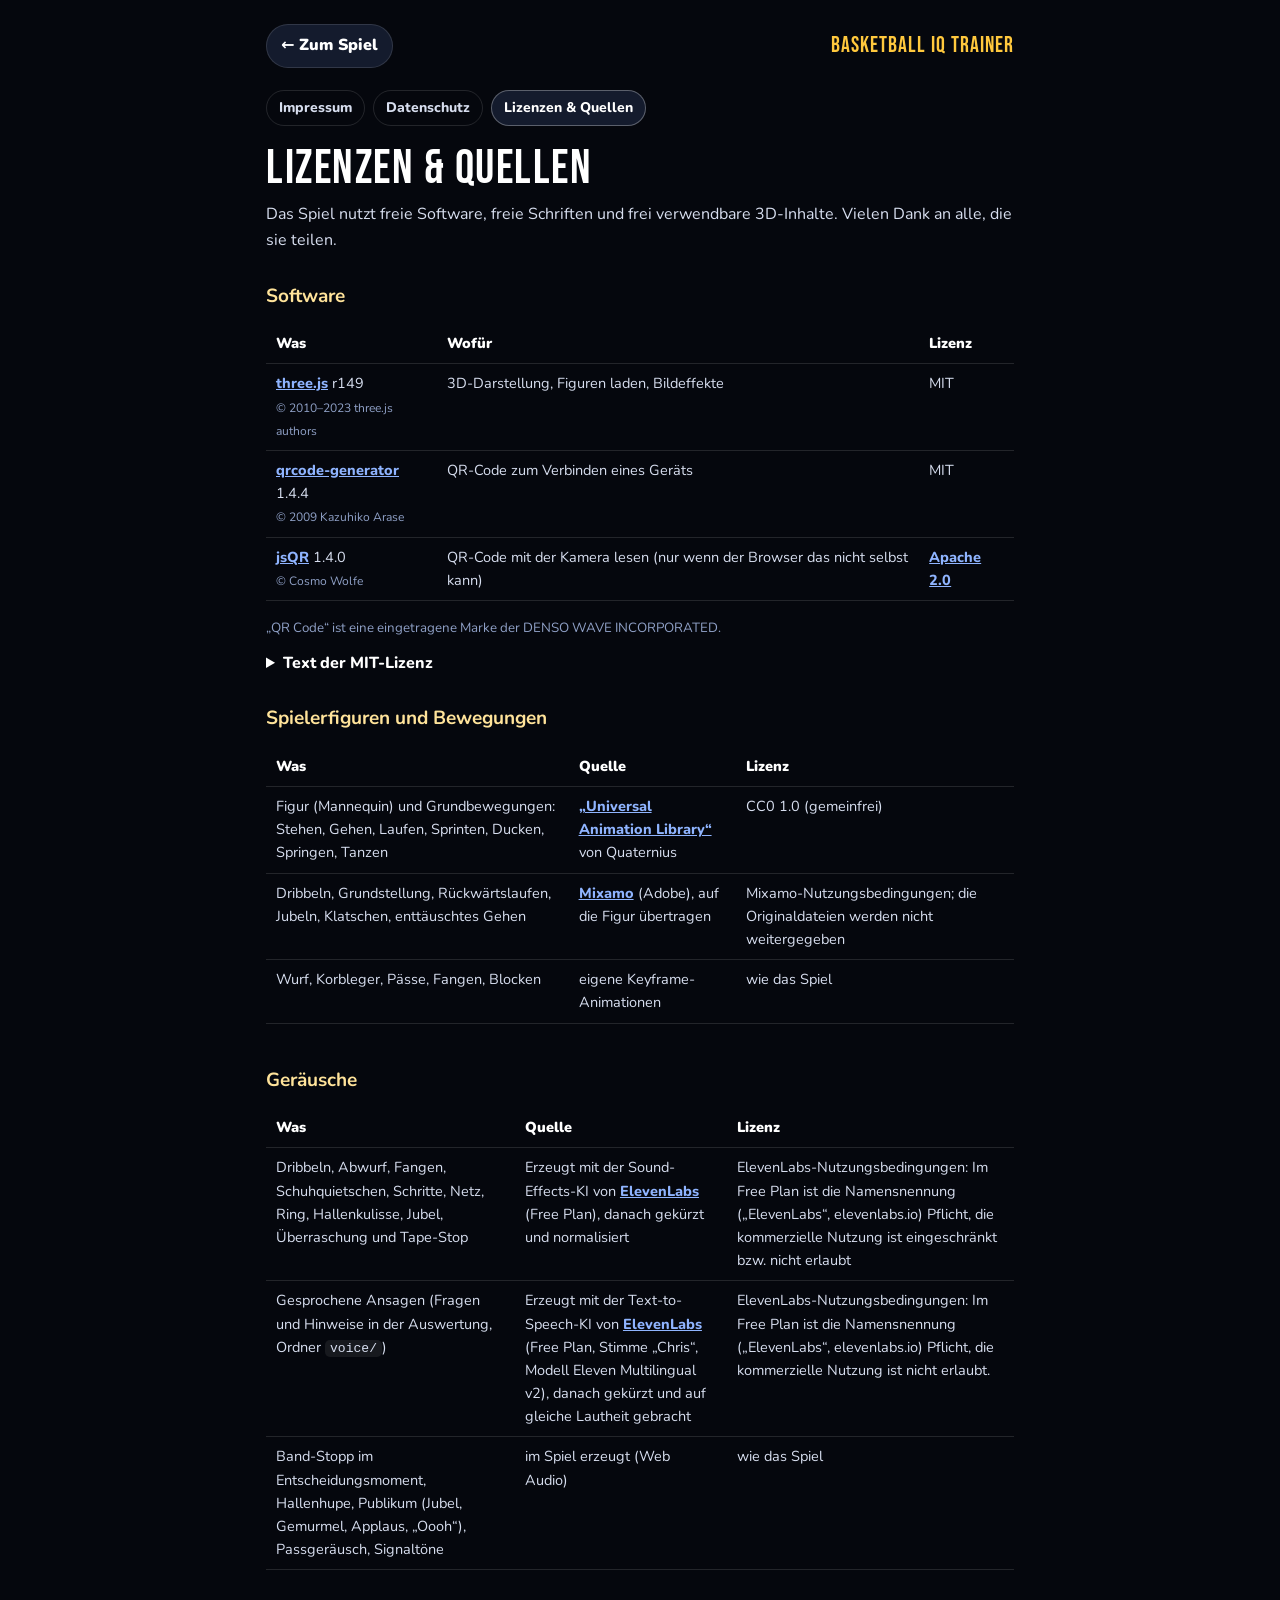
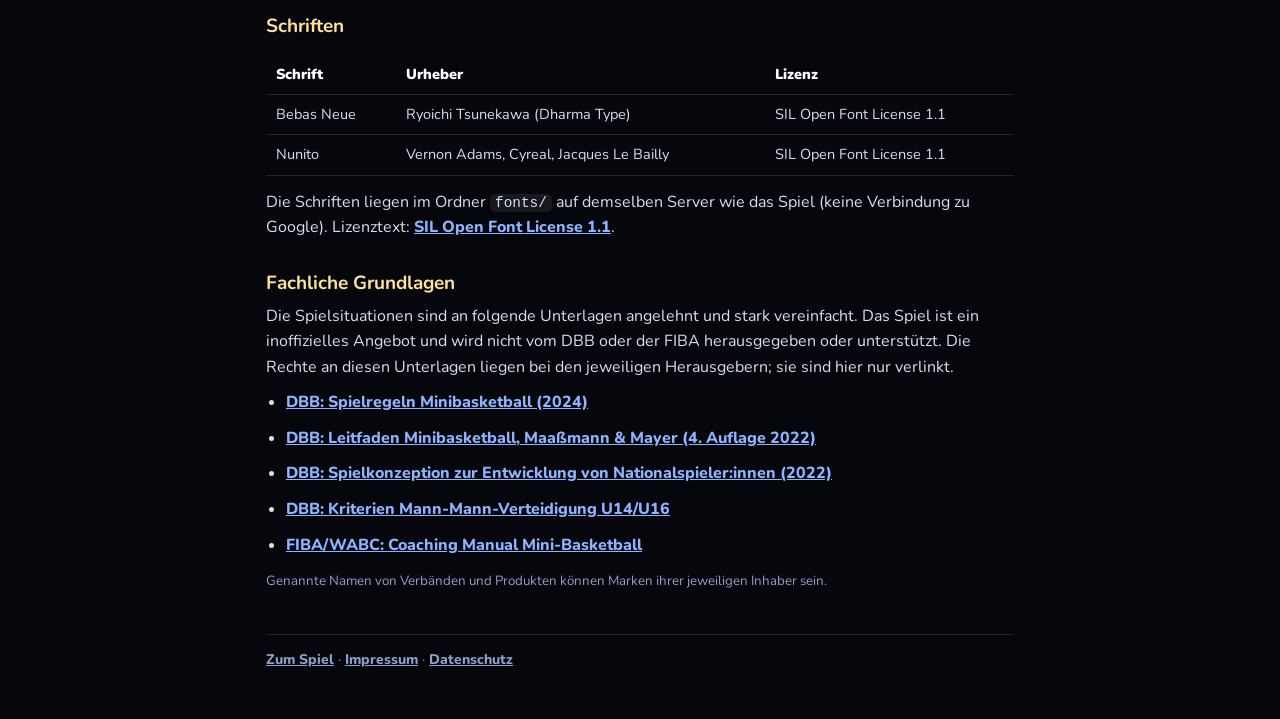
<file: lizenzen.html>
<!DOCTYPE html>
<html lang="de">
<head>
<meta charset="utf-8">
<meta name="viewport" content="width=device-width,initial-scale=1,viewport-fit=cover">
<meta name="theme-color" content="#05070d">
<title>Lizenzen &amp; Quellen · Basketball IQ Trainer</title>
<link rel="icon" href="icon.svg" type="image/svg+xml">
<link rel="stylesheet" href="legal.css">
</head>
<body>
<div class="wrap">
<header class="top"><a class="back" href="./">&larr; Zum Spiel</a><span class="brand">Basketball IQ Trainer</span></header>
<nav class="legal" aria-label="Rechtliches"><a href="impressum.html">Impressum</a><a href="datenschutz.html">Datenschutz</a><a href="lizenzen.html" aria-current="page">Lizenzen &amp; Quellen</a></nav>

<h1>Lizenzen &amp; Quellen</h1>
<p>Das Spiel nutzt freie Software, freie Schriften und frei verwendbare 3D-Inhalte. Vielen Dank an alle, die sie teilen.</p>

<h2>Software</h2>
<div class="tbl"><table>
<tr><th>Was</th><th>Wofür</th><th>Lizenz</th></tr>
<tr><td><a href="https://threejs.org/" target="_blank" rel="noopener">three.js</a> r149<br><small>© 2010–2023 three.js authors</small></td><td>3D-Darstellung, Figuren laden, Bildeffekte</td><td>MIT</td></tr>
<tr><td><a href="https://github.com/kazuhikoarase/qrcode-generator" target="_blank" rel="noopener">qrcode-generator</a> 1.4.4<br><small>© 2009 Kazuhiko Arase</small></td><td>QR-Code zum Verbinden eines Geräts</td><td>MIT</td></tr>
<tr><td><a href="https://github.com/cozmo/jsQR" target="_blank" rel="noopener">jsQR</a> 1.4.0<br><small>© Cosmo Wolfe</small></td><td>QR-Code mit der Kamera lesen (nur wenn der Browser das nicht selbst kann)</td><td><a href="https://www.apache.org/licenses/LICENSE-2.0" target="_blank" rel="noopener">Apache 2.0</a></td></tr>
</table></div>
<p><small>„QR Code“ ist eine eingetragene Marke der DENSO WAVE INCORPORATED.</small></p>
<details><summary>Text der MIT-Lizenz</summary>
<pre class="lic">Permission is hereby granted, free of charge, to any person obtaining a copy of this software and associated documentation files (the "Software"), to deal in the Software without restriction, including without limitation the rights to use, copy, modify, merge, publish, distribute, sublicense, and/or sell copies of the Software, and to permit persons to whom the Software is furnished to do so, subject to the following conditions:

The above copyright notice and this permission notice shall be included in all copies or substantial portions of the Software.

THE SOFTWARE IS PROVIDED "AS IS", WITHOUT WARRANTY OF ANY KIND, EXPRESS OR IMPLIED, INCLUDING BUT NOT LIMITED TO THE WARRANTIES OF MERCHANTABILITY, FITNESS FOR A PARTICULAR PURPOSE AND NONINFRINGEMENT. IN NO EVENT SHALL THE AUTHORS OR COPYRIGHT HOLDERS BE LIABLE FOR ANY CLAIM, DAMAGES OR OTHER LIABILITY, WHETHER IN AN ACTION OF CONTRACT, TORT OR OTHERWISE, ARISING FROM, OUT OF OR IN CONNECTION WITH THE SOFTWARE OR THE USE OR OTHER DEALINGS IN THE SOFTWARE.</pre>
</details>

<h2>Spielerfiguren und Bewegungen</h2>
<div class="tbl"><table>
<tr><th>Was</th><th>Quelle</th><th>Lizenz</th></tr>
<tr><td>Figur (Mannequin) und Grundbewegungen: Stehen, Gehen, Laufen, Sprinten, Ducken, Springen, Tanzen</td><td><a href="https://opengameart.org/content/universal-animation-library" target="_blank" rel="noopener">„Universal Animation Library“</a> von Quaternius</td><td>CC0 1.0 (gemeinfrei)</td></tr>
<tr><td>Dribbeln, Grundstellung, Rückwärtslaufen, Jubeln, Klatschen, enttäuschtes Gehen</td><td><a href="https://www.mixamo.com/" target="_blank" rel="noopener">Mixamo</a> (Adobe), auf die Figur übertragen</td><td>Mixamo-Nutzungsbedingungen; die Originaldateien werden nicht weitergegeben</td></tr>
<tr><td>Wurf, Korbleger, Pässe, Fangen, Blocken</td><td>eigene Keyframe-Animationen</td><td>wie das Spiel</td></tr>
</table></div>

<h2>Geräusche</h2>
<div class="tbl"><table>
<tr><th>Was</th><th>Quelle</th><th>Lizenz</th></tr>
<tr><td>Dribbeln, Abwurf, Fangen, Schuhquietschen, Schritte, Netz, Ring, Hallenkulisse, Jubel, Überraschung und Tape-Stop</td><td>Erzeugt mit der Sound-Effects-KI von <a href="https://elevenlabs.io/" target="_blank" rel="noopener">ElevenLabs</a> (Free Plan), danach gekürzt und normalisiert</td><td>ElevenLabs-Nutzungsbedingungen: Im Free Plan ist die Namensnennung („ElevenLabs“, elevenlabs.io) Pflicht, die kommerzielle Nutzung ist eingeschränkt bzw. nicht erlaubt</td></tr>
<tr><td>Gesprochene Ansagen (Fragen und Hinweise in der Auswertung, Ordner <code>voice/</code>)</td><td>Erzeugt mit der Text-to-Speech-KI von <a href="https://elevenlabs.io/" target="_blank" rel="noopener">ElevenLabs</a> (Free Plan, Stimme „Chris“, Modell Eleven Multilingual v2), danach gekürzt und auf gleiche Lautheit gebracht</td><td>ElevenLabs-Nutzungsbedingungen: Im Free Plan ist die Namensnennung („ElevenLabs“, elevenlabs.io) Pflicht, die kommerzielle Nutzung ist nicht erlaubt.</td></tr>
<tr><td>Band-Stopp im Entscheidungsmoment, Hallenhupe, Publikum (Jubel, Gemurmel, Applaus, „Oooh“), Passgeräusch, Signaltöne</td><td>im Spiel erzeugt (Web Audio)</td><td>wie das Spiel</td></tr>
</table></div>

<h2>Schriften</h2>
<div class="tbl"><table>
<tr><th>Schrift</th><th>Urheber</th><th>Lizenz</th></tr>
<tr><td>Bebas Neue</td><td>Ryoichi Tsunekawa (Dharma Type)</td><td>SIL Open Font License 1.1</td></tr>
<tr><td>Nunito</td><td>Vernon Adams, Cyreal, Jacques Le Bailly</td><td>SIL Open Font License 1.1</td></tr>
</table></div>
<p>Die Schriften liegen im Ordner <code>fonts/</code> auf demselben Server wie das Spiel (keine Verbindung zu Google). Lizenztext: <a href="https://openfontlicense.org/open-font-license-official-text/" target="_blank" rel="noopener">SIL Open Font License 1.1</a>.</p>

<h2>Fachliche Grundlagen</h2>
<p>Die Spielsituationen sind an folgende Unterlagen angelehnt und stark vereinfacht. Das Spiel ist ein inoffizielles Angebot und wird nicht vom DBB oder der FIBA herausgegeben oder unterstützt. Die Rechte an diesen Unterlagen liegen bei den jeweiligen Herausgebern; sie sind hier nur verlinkt.</p>
<ul>
<li><a href="https://basketball-bund.de/wp-content/uploads/sites/2/2024/07/DBB_Jugend_Miniregeln_2024.pdf" target="_blank" rel="noopener">DBB: Spielregeln Minibasketball (2024)</a></li>
<li><a href="https://basketball-bund.de/wp-content/uploads/sites/2/2022/07/DBB_Jugend_Minileitfaden.pdf" target="_blank" rel="noopener">DBB: Leitfaden Minibasketball, Maaßmann &amp; Mayer (4. Auflage 2022)</a></li>
<li><a href="https://basketball-bund.de/wp-content/uploads/sites/2/2022/12/SPIELKONZEPTION-ZUR-ENTWICKLUNG-VON-NATIONALSPIELERN-NATIONALSPIELERIN....pdf" target="_blank" rel="noopener">DBB: Spielkonzeption zur Entwicklung von Nationalspieler:innen (2022)</a></li>
<li><a href="https://www.basketball-bund.de/wp-content/uploads/sites/2/2021/08/MMV-Kriterien.pdf" target="_blank" rel="noopener">DBB: Kriterien Mann-Mann-Verteidigung U14/U16</a></li>
<li><a href="https://assets.fiba.basketball/image/upload/documents-corporate-wabc-coaching-manual-mini-basketball-eng.pdf" target="_blank" rel="noopener">FIBA/WABC: Coaching Manual Mini-Basketball</a></li>
</ul>
<p><small>Genannte Namen von Verbänden und Produkten können Marken ihrer jeweiligen Inhaber sein.</small></p>

<footer><a href="./">Zum Spiel</a> · <a href="impressum.html">Impressum</a> · <a href="datenschutz.html">Datenschutz</a></footer>
</div>
</body>
</html>
</file>
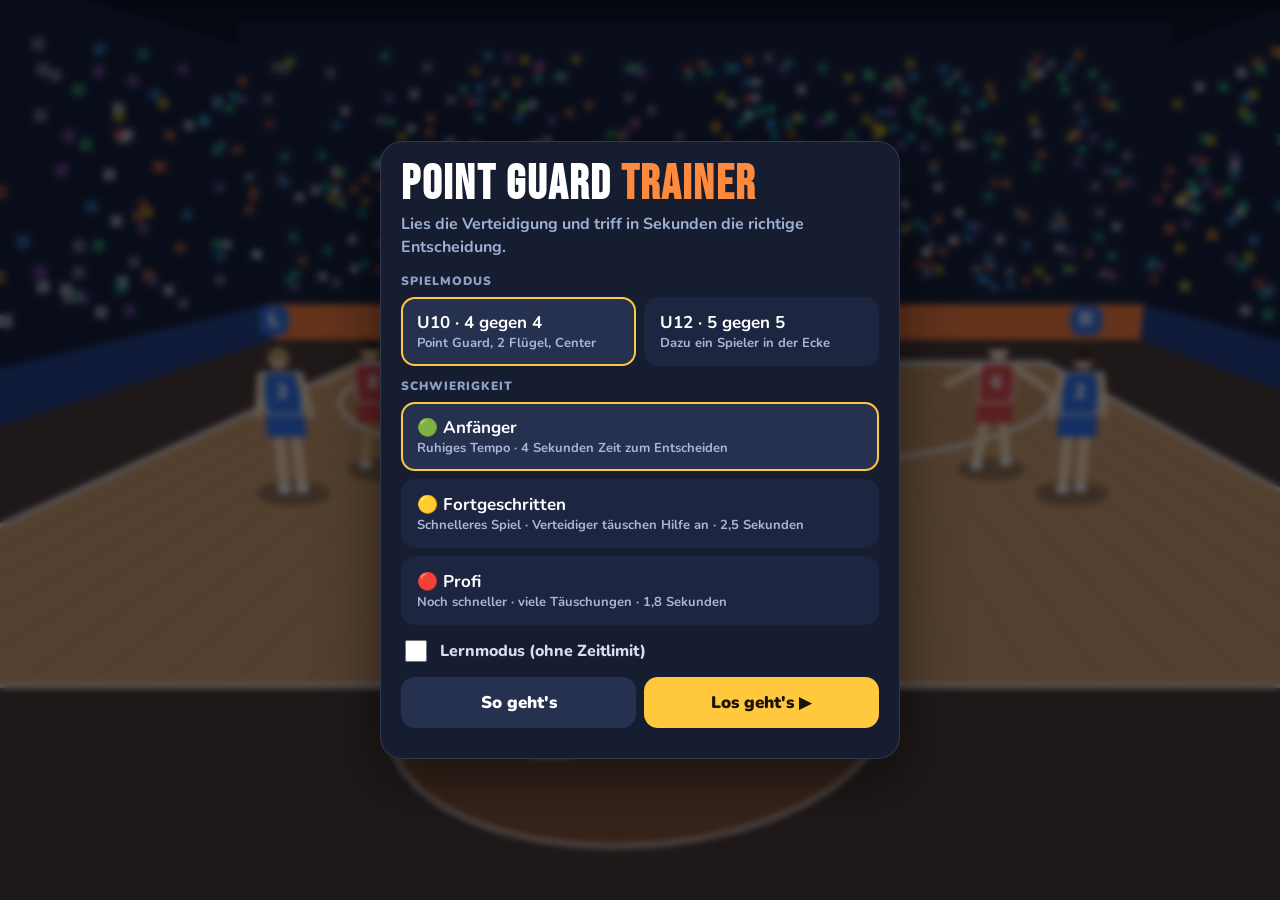
<file: legacy/2d-version.html>
<!DOCTYPE html>
<html lang="de">
<head>
<meta charset="utf-8">
<meta name="viewport" content="width=device-width,initial-scale=1,maximum-scale=1,user-scalable=no">
<title>Point Guard Trainer</title>
<style>/* Schriften lokal (fonts/), damit beim Öffnen keine Daten an Google gehen. Lizenz: SIL OFL 1.1, siehe lizenzen.html */
@font-face{font-family:'Bebas Neue';font-style:normal;font-weight:400;font-display:swap;src:url(../fonts/bebas-neue-latin.woff2) format('woff2')}
@font-face{font-family:'Nunito';font-style:normal;font-weight:200 1000;font-display:swap;src:url(../fonts/nunito-latin.woff2) format('woff2')}
</style>
<style>
:root{--blue:#2f6fe4;--red:#e2453b;--gold:#ffc83d;--green:#2ecc71;--ink:#0d1220;--card:#161d30;--line:rgba(255,255,255,.12)}
*{box-sizing:border-box;-webkit-tap-highlight-color:transparent}
html,body{margin:0;height:100%;overflow:hidden;background:#0b0f1a;font-family:Nunito,system-ui,sans-serif;color:#fff;user-select:none;-webkit-user-select:none;touch-action:manipulation}
canvas#c{position:fixed;inset:0;display:block}
.hidden{display:none!important}
#hud{position:fixed;top:0;left:0;right:0;display:flex;align-items:center;gap:8px;padding:10px 12px;z-index:5;pointer-events:none}
.pill{background:rgba(10,14,26,.72);border:1px solid var(--line);border-radius:999px;padding:6px 12px;font-weight:800;font-size:14px;white-space:nowrap;backdrop-filter:blur(6px)}
.pill b{color:var(--gold)}
#hud .sp{flex:1}
.ibtn{pointer-events:auto;cursor:pointer;background:rgba(10,14,26,.72);border:1px solid var(--line);color:#fff;border-radius:999px;width:38px;height:38px;font-size:17px;display:grid;place-items:center}
#banner{position:fixed;left:0;right:0;top:22%;text-align:center;font-family:'Bebas Neue',Impact,sans-serif;font-size:clamp(40px,10vw,84px);letter-spacing:2px;text-shadow:0 4px 24px rgba(0,0,0,.6);pointer-events:none;z-index:6;opacity:0;transition:opacity .25s, transform .25s}
#banner.show{opacity:1}
#banner small{display:block;font-family:Nunito,system-ui,sans-serif;font-size:16px;letter-spacing:0;font-weight:800;opacity:.85}
#flash{position:fixed;left:0;right:0;top:30%;text-align:center;font-family:'Bebas Neue',Impact,sans-serif;font-size:clamp(46px,12vw,96px);letter-spacing:2px;pointer-events:none;z-index:7;opacity:0}
#flash.go{animation:fl 1.3s ease-out forwards}
@keyframes fl{0%{opacity:0;transform:scale(.6)}15%{opacity:1;transform:scale(1.08)}30%{transform:scale(1)}80%{opacity:1}100%{opacity:0;transform:translateY(-30px)}}
#bottom{position:fixed;left:0;right:0;bottom:0;z-index:5;padding:0 10px max(12px,env(safe-area-inset-bottom));display:flex;flex-direction:column;align-items:center;gap:8px;pointer-events:none}
#prompt{font-family:'Bebas Neue',Impact,sans-serif;font-size:30px;letter-spacing:1.5px;color:var(--gold);text-shadow:0 2px 12px rgba(0,0,0,.8);opacity:0;transition:opacity .2s}
#prompt.on{opacity:1}
#timer{width:min(560px,100%);height:8px;border-radius:9px;background:rgba(255,255,255,.12);overflow:hidden;opacity:0;transition:opacity .2s}
#timer.on{opacity:1}
#timerFill{height:100%;width:100%;background:linear-gradient(90deg,#ff5a4e,#ffc83d 40%,#2ecc71);transform-origin:left}
#controls{width:min(560px,100%);display:grid;grid-template-columns:1fr 1fr 1fr;gap:8px;pointer-events:auto}
.cb{cursor:pointer;border:0;border-radius:16px;padding:12px 6px;min-height:58px;font-family:Nunito,system-ui,sans-serif;font-weight:900;font-size:15px;color:#fff;background:rgba(22,29,48,.88);border:2px solid rgba(255,255,255,.18);display:flex;flex-direction:column;align-items:center;justify-content:center;gap:2px;transition:transform .08s, opacity .2s, background .2s;line-height:1.1}
.cb .ar{font-size:22px;line-height:1}
.cb .k{font-size:10px;opacity:.55;font-weight:800}
.cb:active{transform:scale(.96)}
.cb[disabled]{opacity:.38;cursor:default}
#controls.live .cb:not([disabled]){background:rgba(47,111,228,.92);border-color:#8fb4ff;box-shadow:0 6px 18px rgba(47,111,228,.35)}
#controls.live .cb[data-c=shot]:not([disabled]){background:rgba(230,126,34,.95);border-color:#ffc58f}
#controls.live .cb[data-c=center]:not([disabled]){background:rgba(142,68,173,.95);border-color:#d7a6ff}
.cb.hint{animation:pulse .8s infinite alternate;outline:3px solid var(--green)}
@keyframes pulse{to{transform:scale(1.06)}}
.wide{grid-column:span 3}
#controls.five .wide{grid-column:span 1}
#controls.five .shotw{grid-column:1 / span 2}
.overlay{position:fixed;inset:0;z-index:20;display:flex;align-items:center;justify-content:center;padding:16px;background:rgba(6,9,18,.62);backdrop-filter:blur(3px);overflow:auto}
.card{background:var(--card);border:1px solid var(--line);border-radius:22px;padding:20px;width:min(520px,100%);max-height:100%;overflow:auto;box-shadow:0 20px 60px rgba(0,0,0,.5)}
h1{font-family:'Bebas Neue',Impact,sans-serif;font-size:48px;letter-spacing:2px;margin:0;line-height:.95}
h1 span{color:#ff8a3d}
h2{font-family:'Bebas Neue',Impact,sans-serif;font-size:34px;letter-spacing:1.5px;margin:0 0 6px}
p{margin:6px 0;line-height:1.45;color:#d7deef}
.sub{color:#9fb0d4;font-weight:700;margin:6px 0 14px}
.lv{display:grid;gap:8px;margin:12px 0}
.lvb{cursor:pointer;text-align:left;border-radius:14px;padding:12px 14px;background:#1d2640;border:2px solid transparent;color:#fff;font-family:Nunito,system-ui,sans-serif}
.lvb b{font-size:17px;display:block}
.lvb span{font-size:13px;color:#a9b6d6;font-weight:700}
.lvb.sel{border-color:var(--gold);background:#26304f}
.lv.two{grid-template-columns:1fr 1fr}
.sec-t{font-size:12px;font-weight:900;letter-spacing:1px;text-transform:uppercase;color:#8fa0c6;margin:12px 0 -4px}
.row{display:flex;gap:8px;flex-wrap:wrap;margin-top:12px}
.btn{cursor:pointer;flex:1;border:0;border-radius:14px;padding:14px 16px;font-family:Nunito,system-ui,sans-serif;font-weight:900;font-size:17px;color:#1a1300;background:var(--gold);min-width:130px}
.btn.sec{background:#26304f;color:#fff}
.tog{display:flex;align-items:center;gap:10px;font-weight:800;color:#d7deef;cursor:pointer;margin:6px 0}
.tog input{width:22px;height:22px;accent-color:#ffc83d}
.best{font-size:13px;color:#9fb0d4;font-weight:800;margin-top:10px;text-align:center}
.tip{display:flex;gap:12px;align-items:flex-start;padding:10px 0;border-bottom:1px solid var(--line)}
.tip:last-child{border:0}
.tip .ic{flex:0 0 44px;height:44px;border-radius:12px;display:grid;place-items:center;font-size:22px;background:#26304f}
.tip b{display:block;margin-bottom:2px}
.tip p{margin:0;font-size:14px}
#fbTitle{font-family:'Bebas Neue',Impact,sans-serif;font-size:40px;letter-spacing:1.5px;margin:0}
.ans{display:inline-block;background:#26304f;border-radius:10px;padding:6px 10px;font-weight:900;margin:4px 0 8px}
.ans.good{background:rgba(46,204,113,.18);color:#7ff0ad}
.rule{background:rgba(255,200,61,.12);border-left:4px solid var(--gold);border-radius:8px;padding:8px 12px;margin:10px 0;font-weight:800;color:#ffe39a}
#mini{width:100%;max-width:320px;display:block;margin:8px auto 2px;border-radius:12px;background:#1b2238}
.legend{font-size:12px;color:#9fb0d4;text-align:center;font-weight:700}
.stats{display:grid;grid-template-columns:1fr 1fr 1fr;gap:8px;margin:12px 0}
.stat{background:#1d2640;border-radius:14px;padding:10px;text-align:center}
.stat b{display:block;font-family:'Bebas Neue',Impact,sans-serif;font-size:32px;color:var(--gold);letter-spacing:1px}
.stat span{font-size:12px;color:#a9b6d6;font-weight:800}
.br{display:flex;justify-content:space-between;padding:6px 0;border-bottom:1px solid var(--line);font-weight:800;font-size:14px}
.rt{font-size:13px;color:#9fb0d4;font-weight:800}
</style>
</head>
<body>
<canvas id="c"></canvas>

<div id="hud" class="hidden">
  <div class="pill" id="hRound">Spielzug 1/10</div>
  <div class="pill">Punkte <b id="hScore">0</b></div>
  <div class="pill" id="hStreak">🔥 0</div>
  <div class="sp"></div>
  <button class="ibtn" id="muteBtn" title="Ton an/aus">🔊</button>
  <button class="ibtn" id="quitBtn" title="Menü">✕</button>
</div>

<div id="banner"></div>
<div id="flash"></div>

<div id="bottom" class="hidden">
  <div id="prompt">Was machst du?</div>
  <div id="timer"><div id="timerFill"></div></div>
  <div id="controls">
    <button class="cb" data-c="left" disabled><span class="ar">◀</span>Pass links<span class="k">Pfeil ←</span></button>
    <button class="cb" data-c="drive" disabled><span class="ar">▲</span>Zum Korb<span class="k">Pfeil ↑</span></button>
    <button class="cb" data-c="right" disabled><span class="ar">▶</span>Pass rechts<span class="k">Pfeil →</span></button>
    <button class="cb wide shotw" data-c="shot" disabled><span class="ar">🏀</span>Selbst werfen<span class="k">Leertaste</span></button>
    <button class="cb wide hidden" data-c="center" disabled><span class="ar">⤵</span>Pass zum Center<span class="k">Taste C</span></button>
  </div>
</div>

<!-- Menü -->
<div id="menu" class="overlay">
  <div class="card">
    <h1>POINT GUARD <span>TRAINER</span></h1>
    <p class="sub">Lies die Verteidigung und triff in Sekunden die richtige Entscheidung.</p>
    <div class="sec-t">Spielmodus</div>
    <div class="lv two" id="mode">
      <button class="lvb sel" data-m="4"><b>U10 · 4 gegen 4</b><span>Point Guard, 2 Flügel, Center</span></button>
      <button class="lvb" data-m="5"><b>U12 · 5 gegen 5</b><span>Dazu ein Spieler in der Ecke</span></button>
    </div>
    <div class="sec-t">Schwierigkeit</div>
    <div class="lv" id="lvl">
      <button class="lvb sel" data-l="1"><b>🟢 Anfänger</b><span>Ruhiges Tempo · 4 Sekunden Zeit zum Entscheiden</span></button>
      <button class="lvb" data-l="2"><b>🟡 Fortgeschritten</b><span>Schnelleres Spiel · Verteidiger täuschen Hilfe an · 2,5 Sekunden</span></button>
      <button class="lvb" data-l="3"><b>🔴 Profi</b><span>Noch schneller · viele Täuschungen · 1,8 Sekunden</span></button>
    </div>
    <label class="tog"><input type="checkbox" id="noLimit"> Lernmodus (ohne Zeitlimit)</label>
    <div class="row">
      <button class="btn sec" id="tipsBtn">So geht's</button>
      <button class="btn" id="startBtn">Los geht's ▶</button>
    </div>
    <div class="best" id="bestTxt"></div>
  </div>
</div>

<!-- Tipps -->
<div id="tips" class="overlay hidden">
  <div class="card">
    <h2>So funktioniert's</h2>
    <p>Du schaust deinem Point Guard (gelber Ring, <b>DU</b>) über die Schulter, während er den Ball nach vorne bringt. Beobachte dabei die <b style="color:#ff7b72">roten Verteidiger</b>. Dann friert das Bild ein, und du hast ein paar Sekunden Zeit zum Entscheiden.</p>
    <div class="tip"><div class="ic">▲</div><div><b>Weg frei → zum Korb</b><p>Dein Verteidiger ist geschlagen und keiner kommt zur Hilfe? Dann ab zum Korb!</p></div></div>
    <div class="tip"><div class="ic">◀</div><div><b>Hilfe von links → Pass links</b><p>Der Verteidiger deines linken Mitspielers kommt dir in den Weg. Dann steht dein Mitspieler links frei.</p></div></div>
    <div class="tip"><div class="ic">▶</div><div><b>Hilfe von rechts → Pass rechts</b><p>Gleiches Spiel auf der anderen Seite. Merke: <b>Wer hilft, lässt jemanden frei.</b></p></div></div>
    <div class="tip"><div class="ic">🏀</div><div><b>Viel Platz → selbst werfen</b><p>Dein Verteidiger weicht weit zurück und deine Mitspieler sind zugestellt? Dann nimm den Wurf.</p></div></div>
    <div class="tip"><div class="ic">⤵</div><div><b>Center frei → kurzer Pass</b><p>Kommt der Verteidiger des Centers raus, um dich zu stoppen, ist der Center unter dem Korb frei.</p></div></div>
    <div class="tip"><div class="ic">↙</div><div><b>U12: Hilfe aus der Ecke</b><p>Im 5 gegen 5 steht auf einer Seite zusätzlich ein Mitspieler in der Ecke. Hilft sein Verteidiger aus, ist die Ecke frei. Dann passt du auf diese Seite. Die Buchstaben über den Spielern zeigen dir, welcher Knopf zu wem gehört.</p></div></div>
    <p style="font-size:13px;color:#9fb0d4">Achtung ab „Fortgeschritten“: Manche Verteidiger tun nur so, als würden sie helfen, und laufen dann zurück. Entscheidend ist, wo sie stehen, wenn du entscheidest.</p>
    <div class="row"><button class="btn" id="tipsClose">Verstanden</button></div>
  </div>
</div>

<!-- Feedback -->
<div id="feedback" class="overlay hidden">
  <div class="card">
    <div id="fbTitle"></div>
    <div class="rt" id="fbRt"></div>
    <div id="fbAns"></div>
    <p id="fbWhy"></p>
    <p id="fbWrong" style="color:#ffb3ad"></p>
    <div class="rule" id="fbRule"></div>
    <canvas id="mini" width="640" height="460"></canvas>
    <div class="legend">🔵 deine Mannschaft · 🔴 Verteidiger · <span style="color:#7ff0ad">grüner Pfeil = beste Lösung</span></div>
    <div class="row">
      <button class="btn sec" id="replayBtn">↺ Nochmal ansehen</button>
      <button class="btn" id="nextBtn">Weiter ▶</button>
    </div>
  </div>
</div>

<!-- Ergebnis -->
<div id="summary" class="overlay hidden">
  <div class="card">
    <h2 id="sumTitle">Ergebnis</h2>
    <p id="sumTxt" class="sub"></p>
    <div class="stats">
      <div class="stat"><b id="sCorrect">0/10</b><span>richtig</span></div>
      <div class="stat"><b id="sRt">0,0s</b><span>Ø Reaktion</span></div>
      <div class="stat"><b id="sScore">0</b><span>Punkte</span></div>
    </div>
    <div id="sBreak"></div>
    <div class="best" id="sBest"></div>
    <div class="row">
      <button class="btn sec" id="menuBtn">Menü</button>
      <button class="btn" id="againBtn">Nochmal ▶</button>
    </div>
  </div>
</div>

<script>
(()=>{
// ================= Hilfsfunktionen =================
const $=id=>document.getElementById(id);
const clamp=(v,a,b)=>Math.max(a,Math.min(b,v));
const lerp=(a,b,t)=>a+(b-a)*t;
const smooth=t=>t*t*(3-2*t);
function mulberry(a){return function(){a|=0;a=a+0x6D2B79F5|0;let t=Math.imul(a^a>>>15,1|a);t=t+Math.imul(t^t>>>7,61|t)^t;return((t^t>>>14)>>>0)/4294967296;}}
let R=Math.random;
const rand=(a,b)=>a+R()*(b-a);
const store={get(k){try{return localStorage.getItem(k)}catch(e){return null}},set(k,v){try{localStorage.setItem(k,v)}catch(e){}}};

// ================= Canvas & Kamera =================
const cv=$('c'),ctx=cv.getContext('2d');
let W=0,H=0,DPR=1;
const cam={x:0,y:4,z:-20,pitch:.3,f:500,px:0,py:0,back:6,lookY:.6,look:6};
const NEAR=.4,CAMSIDE=1.0;
function resize(){
  DPR=Math.min(2,window.devicePixelRatio||1);W=innerWidth;H=innerHeight;
  cv.width=Math.round(W*DPR);cv.height=Math.round(H*DPR);cv.style.width=W+'px';cv.style.height=H+'px';
  fitCamera();
}
function fitCamera(){
  const ctrl=$('bottom');
  const ch=ctrl.classList.contains('hidden')?150:ctrl.offsetHeight;
  const top=58,bot=H-ch-8,left=6,right=W-6;
  const rw=right-left,rh=Math.max(120,bot-top);
  const t=clamp((rh/rw-.55)/1.1,0,1);
  cam.y=lerp(3.6,8.5,t);cam.back=lerp(6.2,3.6,t);cam.look=lerp(6.5,4.0,t);
  cam.pitch=Math.atan2(cam.y-cam.lookY,cam.back+cam.look);
  // Referenzpose: Spieler auf (0,-7.3)
  const pgz=-7.3, sx=CAMSIDE, sz=pgz-cam.back;
  const wx=lerp(6.6,6.3,t);
  const pts=[[0,0,pgz-.4],[0,1.9,pgz],[-wx,0,-3.4],[wx,0,-3.4],[-wx,2,-3.4],[wx,2,-3.4],[0,4.0,.4],[-.9,3.95,.4],[.9,3.95,.4],[-3.8,0,-.2],[3.8,0,-.2],[-7,0,.7],[7,0,.7],[-7,2,.7],[7,2,.7]];
  let mnx=1e9,mxx=-1e9,mny=1e9,mxy=-1e9;
  const c=Math.cos(cam.pitch),s=Math.sin(cam.pitch);
  for(const p of pts){const dx=p[0]-sx,dy=p[1]-cam.y,dz=p[2]-sz;const Y=dy*c+dz*s,Z=-dy*s+dz*c;const nx=dx/Z,ny=Y/Z;mnx=Math.min(mnx,nx);mxx=Math.max(mxx,nx);mny=Math.min(mny,ny);mxy=Math.max(mxy,ny);}
  cam.f=Math.min(rw/(mxx-mnx),rh/(mxy-mny))*.97;
  cam.px=left+rw/2-cam.f*(mnx+mxx)/2;
  cam.py=top+rh/2+cam.f*(mny+mxy)/2;
  const slack=rh-cam.f*(mxy-mny);if(slack>0)cam.py+=slack*.45;
}
function toCam(x,y,z){const dx=x-cam.x,dy=y-cam.y,dz=z-cam.z,c=Math.cos(cam.pitch),s=Math.sin(cam.pitch);return{X:dx,Y:dy*c+dz*s,Z:-dy*s+dz*c};}
function proj(c){return{x:cam.px+c.X*cam.f/c.Z,y:cam.py-c.Y*cam.f/c.Z,s:cam.f/c.Z};}
function P3(x,y,z){const c=toCam(x,y,z);return c.Z<NEAR?null:proj(c);}
function clipPoly(cs){const o=[];for(let i=0;i<cs.length;i++){const a=cs[i],b=cs[(i+1)%cs.length],ai=a.Z>=NEAR,bi=b.Z>=NEAR;if(ai)o.push(a);if(ai!==bi){const t=(NEAR-a.Z)/(b.Z-a.Z);o.push({X:a.X+(b.X-a.X)*t,Y:a.Y+(b.Y-a.Y)*t,Z:NEAR});}}return o;}
function poly(pts,fill,stroke,lw){
  const cs=clipPoly(pts.map(p=>toCam(p[0],p[1],p[2])));if(cs.length<3)return;
  ctx.beginPath();cs.forEach((c,i)=>{const p=proj(c);i?ctx.lineTo(p.x,p.y):ctx.moveTo(p.x,p.y);});ctx.closePath();
  if(fill){ctx.fillStyle=fill;ctx.fill();}
  if(stroke){ctx.strokeStyle=stroke;ctx.lineWidth=lw||1;ctx.stroke();}
}
function line3(pts,closed){
  const cs=pts.map(p=>toCam(p[0],p[1],p[2]));const n=closed?cs.length:cs.length-1;
  ctx.beginPath();
  for(let i=0;i<n;i++){let a=cs[i],b=cs[(i+1)%cs.length];
    if(a.Z<NEAR&&b.Z<NEAR)continue;
    if(a.Z<NEAR){const t=(NEAR-a.Z)/(b.Z-a.Z);a={X:a.X+(b.X-a.X)*t,Y:a.Y+(b.Y-a.Y)*t,Z:NEAR};}
    if(b.Z<NEAR){const t=(NEAR-a.Z)/(b.Z-a.Z);b={X:a.X+(b.X-a.X)*t,Y:a.Y+(b.Y-a.Y)*t,Z:NEAR};}
    const pa=proj(a),pb=proj(b);ctx.moveTo(pa.x,pa.y);ctx.lineTo(pb.x,pb.y);}
  ctx.stroke();
}
const arc=(cx,cz,r,a0,a1,n=36,y=0)=>{const o=[];for(let i=0;i<=n;i++){const a=lerp(a0,a1,i/n);o.push([cx+Math.sin(a)*r,y,cz-Math.cos(a)*r]);}return o;};

// ================= Spielfeld-Geometrie (FIBA, Korb bei 0/0) =================
const BASE=1.575,MID=-12.425,HW=7.5;
const T3=6.75,TC=6.6,TA=Math.asin(TC/T3),TZ=-Math.sqrt(T3*T3-TC*TC);
const courtRect=[[-HW,0,MID],[HW,0,MID],[HW,0,BASE],[-HW,0,BASE]];
const paint=[[-2.45,0,BASE],[2.45,0,BASE],[2.45,0,-4.225],[-2.45,0,-4.225]];
const three=[[-TC,0,BASE],...arc(0,0,T3,-TA,TA,40),[TC,0,BASE]];
const crowd=[];(function(){const r=mulberry(7),cols=['#e74c3c','#3498db','#f1c40f','#ecf0f1','#2ecc71','#9b59b6','#e67e22','#95a5a6','#1abc9c'];
  for(let i=0;i<420;i++){crowd.push({w:0,a:r()*28-14,y:1.3+r()*5.5,c:cols[(r()*cols.length)|0]});}
  for(let i=0;i<700;i++){const side=r()<.5?-1:1;crowd.push({w:side,a:-30+r()*35,y:1.3+r()*5,c:cols[(r()*cols.length)|0]});}})();

function drawCourt(){
  // Hintergrund
  const hy=cam.py-cam.f*Math.tan(cam.pitch);
  const g=ctx.createLinearGradient(0,0,0,Math.max(10,hy+40));g.addColorStop(0,'#05070e');g.addColorStop(1,'#182038');
  ctx.fillStyle=g;ctx.fillRect(0,0,W,H);
  // Hallenboden
  poly([[-11,0,-34],[11,0,-34],[11,0,5],[-11,0,5]],'#4a3424');
  poly(courtRect,'#d29b5f');
  // Dielen
  ctx.strokeStyle='rgba(120,70,30,.18)';ctx.lineWidth=1;
  for(let x=-HW+.55;x<HW;x+=.55)line3([[x,0,MID],[x,0,BASE]]);
  poly(three,'rgba(190,130,70,.35)');
  poly(paint,'#2b5cb8');
  // Linien
  ctx.strokeStyle='rgba(255,255,255,.92)';ctx.lineWidth=Math.max(1.2,cam.f/260);
  line3(courtRect,true);line3(paint,true);line3(three);
  line3(arc(0,-4.225,1.8,-Math.PI/2,Math.PI/2,24));
  ctx.setLineDash([6,6]);line3(arc(0,-4.225,1.8,Math.PI/2,Math.PI*1.5,24));ctx.setLineDash([]);
  line3(arc(0,0,1.25,-Math.PI/2,Math.PI/2,20));
  line3(arc(0,MID,1.8,-Math.PI/2,Math.PI/2,24));
  // Mittelkreis-Logo
  poly(arc(0,MID,1.8,-Math.PI/2,Math.PI/2,24),'rgba(255,138,61,.35)');
  // Wände + Publikum
  poly([[-11,0,5],[11,0,5],[11,7.5,5],[-11,7.5,5]],'#141a2c');
  poly([[-11,0,-34],[-11,0,5],[-11,7,5],[-11,7,-34]],'#111727');
  poly([[11,0,-34],[11,0,5],[11,7,5],[11,7,-34]],'#111727');
  for(const c of crowd){let p;
    if(c.w===0)p=P3(c.a*.75,c.y,5);else p=P3(c.w*11,c.y,c.a);
    if(!p)continue;const s=Math.max(1,.22*p.s);ctx.fillStyle=c.c;ctx.globalAlpha=.55;ctx.fillRect(p.x-s/2,p.y-s/2,s,s);}
  ctx.globalAlpha=1;
  // Bandenwerbung
  poly([[-11,0,4.9],[11,0,4.9],[11,.9,4.9],[-11,.9,4.9]],'#ff7a2f');
  poly([[-10.95,0,-34],[-10.95,0,4.9],[-10.95,.9,4.9],[-10.95,.9,-34]],'#203a7a');
  poly([[10.95,0,-34],[10.95,0,4.9],[10.95,.9,4.9],[10.95,.9,-34]],'#203a7a');
}

let netAnim=0;
function drawHoop(){
  const sc=P3(0,3,0);if(!sc)return;const s=sc.s;
  // Ständer
  ctx.strokeStyle='#2b2f3a';ctx.lineWidth=Math.max(3,.22*s);line3([[0,0,2.6],[0,3.5,2.6],[0,3.5,.45]]);
  poly([[-.9,2.9,.375],[.9,2.9,.375],[.9,3.95,.375],[-.9,3.95,.375]],'rgba(240,248,255,.82)','#1c2230',Math.max(1.5,.04*s));
  ctx.strokeStyle='#e2453b';ctx.lineWidth=Math.max(1.5,.035*s);line3([[-.295,3.05,.37],[.295,3.05,.37],[.295,3.5,.37],[-.295,3.5,.37]],true);
  // Netz
  const rim=[],low=[],n=14,sw=Math.sin(performance.now()/60)*.05*netAnim;
  for(let i=0;i<n;i++){const a=i/n*Math.PI*2;rim.push([Math.cos(a)*.225,3.05,Math.sin(a)*.225]);low.push([Math.cos(a)*.13+sw,2.62-.12*netAnim,Math.sin(a)*.13]);}
  ctx.strokeStyle='rgba(255,255,255,.85)';ctx.lineWidth=Math.max(.8,.012*s);
  for(let i=0;i<n;i++){line3([rim[i],low[(i+1)%n]]);line3([rim[i],low[(i+n-1)%n]]);}
  line3(low,true);
  ctx.strokeStyle='#ff6a1a';ctx.lineWidth=Math.max(2,.04*s);line3([[0,3.05,.375],[0,3.05,.225]]);line3(rim,true);
}

// ================= Spieler =================
const SKIN=['#8d5524','#c68642','#e0ac69','#f1c27d','#5c3a1e','#ffdbac'];
const HAIR=['#1b1b1b','#3b2412','#6b4423','#111','#2a1a0e','#c9a15b'];
function mkP(role,team,num,label){return{role,team,num,label,x:0,z:0,path:null,pt:0,lin:false,spd:0,ph:R()*6,armsUp:0,skin:SKIN[(R()*SKIN.length)|0],hair:HAIR[(R()*HAIR.length)|0],drib:0,dside:1}}
let PG,LW,RW,C,K,D1,D2,D3,D4,D5,GUARD={},players=[];
function setPath(p,pts,lin){p.path=pts;p.pt=0;p.lin=!!lin;}
function goTo(p,list,lin){setPath(p,[[0,p.x,p.z],...list],lin);}
function updP(p,dt){
  if(p.path){p.pt+=dt;const P=p.path;let x,z;const L=P[P.length-1];
    if(p.pt<=P[0][0]){x=P[0][1];z=P[0][2];}
    else if(p.pt>=L[0]){x=L[1];z=L[2];}
    else for(let i=0;i<P.length-1;i++){const a=P[i],b=P[i+1];if(p.pt<=b[0]){let t=(p.pt-a[0])/(b[0]-a[0]);if(!p.lin)t=smooth(t);x=lerp(a[1],b[1],t);z=lerp(a[2],b[2],t);break;}}
    if(dt>0){const v=Math.hypot(x-p.x,z-p.z)/dt;p.spd=lerp(p.spd,v,.25);}
    p.x=x;p.z=z;}
  p.ph+=dt*(1.5+p.spd*2.4);
  p.armsUp=Math.max(0,p.armsUp-dt*.6);
}
function drawPlayer(p){
  const cf=toCam(p.x,0,p.z),chh=toCam(p.x,1.85,p.z);if(cf.Z<NEAR||chh.Z<NEAR)return;
  const F=proj(cf),Hh=proj(chh),s=F.s;
  const X=h=>lerp(F.x,Hh.x,h/1.85),Y=h=>lerp(F.y,Hh.y,h/1.85);
  const flat=clamp(Math.sin(cam.pitch)+.12,.25,.8);
  ctx.fillStyle='rgba(0,0,0,.3)';ctx.beginPath();ctx.ellipse(F.x,F.y,.45*s,.45*s*flat,0,0,7);ctx.fill();
  if(p.role==='PG'){ctx.strokeStyle='#ffd23d';ctx.lineWidth=Math.max(2,.07*s);ctx.beginPath();ctx.ellipse(F.x,F.y,.62*s,.62*s*flat,0,0,7);ctx.stroke();}
  if(p.role==='PG')ctx.globalAlpha=G.phase==='decide'?.45:.72;
  const off=p.team==='off',col=off?'#2f6fe4':'#e2453b',trim=off?'#cfe0ff':'#ffd0cc';
  const run=Math.min(1,p.spd/2.5),sw=Math.sin(p.ph);
  const crouch=off?0:.08;
  const hip=.88-crouch;
  ctx.lineCap='round';
  // Beine
  const stance=off?.11:.2;
  ctx.strokeStyle=p.skin;ctx.lineWidth=Math.max(2,.13*s);
  const lf=Math.max(0,sw)*.16*run,rf=Math.max(0,-sw)*.16*run;
  ctx.beginPath();ctx.moveTo(X(hip)-.1*s,Y(hip));ctx.lineTo(X(0)-stance*s,Y(.06+lf));ctx.moveTo(X(hip)+.1*s,Y(hip));ctx.lineTo(X(0)+stance*s,Y(.06+rf));ctx.stroke();
  ctx.fillStyle='#f4f4f4';ctx.beginPath();ctx.ellipse(X(0)-stance*s,Y(.05+lf),.09*s,.05*s,0,0,7);ctx.ellipse(X(0)+stance*s,Y(.05+rf),.09*s,.05*s,0,0,7);ctx.fill();
  // Hose
  ctx.fillStyle=col;ctx.beginPath();ctx.moveTo(X(1.02-crouch)-.23*s,Y(1.02-crouch));ctx.lineTo(X(1.02-crouch)+.23*s,Y(1.02-crouch));ctx.lineTo(X(.7-crouch)+.25*s,Y(.7-crouch));ctx.lineTo(X(.7-crouch)-.25*s,Y(.7-crouch));ctx.fill();
  // Trikot
  const sh=1.5-crouch,wa=.98-crouch;
  ctx.fillStyle=col;ctx.beginPath();ctx.moveTo(X(sh)-.25*s,Y(sh));ctx.lineTo(X(sh)+.25*s,Y(sh));ctx.lineTo(X(wa)+.22*s,Y(wa));ctx.lineTo(X(wa)-.22*s,Y(wa));ctx.closePath();ctx.fill();
  ctx.strokeStyle=trim;ctx.lineWidth=Math.max(1,.03*s);ctx.stroke();
  // Arme
  ctx.strokeStyle=p.skin;ctx.lineWidth=Math.max(2,.1*s);
  const shy=sh-.05,up=p.armsUp>0;
  const hands=[];
  if(up)hands.push([-.14,2.3],[.14,2.3]);
  else if(!off)hands.push([-.66,1.2-crouch+Math.sin(p.ph*.5)*.05],[.66,1.2-crouch-Math.sin(p.ph*.5)*.05]);
  else if(ball.owner===p&&!ball.hold){const sd=p.dside;hands.push([sd*.38,Math.max(.75,ball.y+.1)],[-sd*.3,1.0]);}
  else if(ball.owner===p&&ball.hold)hands.push([-.16,1.2],[.16,1.2]);
  else hands.push([-.32,.98+sw*.05*run],[.32,.98-sw*.05*run]);
  ctx.beginPath();
  hands.forEach((h,i)=>{const sx=i===0?-.24:.24;ctx.moveTo(X(shy)+sx*s,Y(shy));ctx.lineTo(X(h[1])+h[0]*s,Y(h[1]));});ctx.stroke();
  // Nummer
  ctx.fillStyle='#fff';ctx.font=`900 ${Math.max(8,.24*s)}px Nunito,sans-serif`;ctx.textAlign='center';ctx.textBaseline='middle';
  ctx.fillText(p.num,X(1.24-crouch),Y(1.24-crouch));
  // Kopf
  const hy=1.68-crouch,hr=.13*s;
  ctx.fillStyle=p.skin;ctx.beginPath();ctx.arc(X(hy),Y(hy),hr,0,7);ctx.fill();
  ctx.fillStyle=p.hair;ctx.beginPath();
  if(off){ctx.arc(X(hy),Y(hy),hr,Math.PI*.9,Math.PI*2.1);ctx.fill();}
  else{ctx.arc(X(hy),Y(hy),hr,Math.PI*1.05,Math.PI*1.95);ctx.fill();}
  ctx.globalAlpha=1;
  // Label
  if(p.label&&!(p.role==='PG'&&G.phase==='decide')){const isPG=p.role==='PG';const lx=X(isPG?0:2.15),ly=isPG?F.y+.62*s*flat+Math.max(12,.22*s):Y(2.15),fs=Math.max(11,Math.min(20,.3*s));
    ctx.font=`900 ${fs}px Nunito,sans-serif`;const tw=ctx.measureText(p.label).width+fs*.9;
    ctx.fillStyle=p.role==='PG'?'rgba(255,210,61,.95)':'rgba(47,111,228,.95)';
    roundRect(lx-tw/2,ly-fs*.75,tw,fs*1.5,fs*.5);ctx.fill();
    ctx.fillStyle=p.role==='PG'?'#201600':'#fff';ctx.fillText(p.label,lx,ly+1);}
}
function roundRect(x,y,w,h,r){ctx.beginPath();ctx.moveTo(x+r,y);ctx.arcTo(x+w,y,x+w,y+h,r);ctx.arcTo(x+w,y+h,x,y+h,r);ctx.arcTo(x,y+h,x,y,r);ctx.arcTo(x,y,x+w,y,r);ctx.closePath();}

// ================= Ball =================
const ball={x:0,y:1,z:0,owner:null,hold:false,fl:null};
function fly(to,d,h,end){ball.owner=null;ball.fl={a:{x:ball.x,y:ball.y,z:ball.z},b:to,d,h,t:0,end};}
let lastCos=1;
function updBall(dt){
  if(ball.fl){const f=ball.fl;f.t+=dt;const u=clamp(f.t/f.d,0,1);
    ball.x=lerp(f.a.x,f.b.x,u);ball.z=lerp(f.a.z,f.b.z,u);ball.y=lerp(f.a.y,f.b.y,u)+f.h*4*u*(1-u);
    if(u>=1){ball.fl=null;f.end&&f.end();}}
  else if(ball.owner){const o=ball.owner;
    if(ball.hold){ball.x=o.x;ball.z=o.z+(o.team==='off'?.3:-.3);ball.y=1.25;}
    else{ball.x=o.x+.4*o.dside;ball.z=o.z+.18;const c=Math.cos(o.drib);ball.y=.12+.82*Math.abs(c);
      if(Math.sign(c)!==Math.sign(lastCos)&&G.phase==='approach')sfx.dribble();lastCos=c;}}
}
function drawBall(){
  const g=P3(ball.x,0,ball.z);
  if(g){const flat=clamp(Math.sin(cam.pitch)+.12,.25,.8);ctx.fillStyle=`rgba(0,0,0,${clamp(.35-ball.y*.05,.08,.35)})`;ctx.beginPath();ctx.ellipse(g.x,g.y,.16*g.s,.16*g.s*flat,0,0,7);ctx.fill();}
  const p=P3(ball.x,ball.y,ball.z);if(!p)return;const r=Math.max(3,.125*p.s);
  const gr=ctx.createRadialGradient(p.x-r*.35,p.y-r*.35,r*.1,p.x,p.y,r);gr.addColorStop(0,'#ffb067');gr.addColorStop(1,'#d9560f');
  ctx.fillStyle=gr;ctx.beginPath();ctx.arc(p.x,p.y,r,0,7);ctx.fill();
  ctx.strokeStyle='rgba(40,15,0,.75)';ctx.lineWidth=Math.max(.7,r*.12);ctx.beginPath();ctx.arc(p.x,p.y,r,0,7);ctx.moveTo(p.x-r,p.y);ctx.lineTo(p.x+r,p.y);ctx.moveTo(p.x,p.y-r);ctx.quadraticCurveTo(p.x+r*.7,p.y,p.x,p.y+r);ctx.stroke();
}

// ================= Sound =================
let AC=null,muted=store.get('pgt_mute')==='1';
function ac(){if(!AC){try{AC=new(window.AudioContext||window.webkitAudioContext)();}catch(e){}}if(AC&&AC.state==='suspended')AC.resume().catch(()=>{});return AC;}
function tone(f,d,type,v,f2,delay){const a=AC;if(!a||muted)return;try{const t=a.currentTime+(delay||0),o=a.createOscillator(),g=a.createGain();o.type=type||'sine';o.frequency.setValueAtTime(f,t);if(f2)o.frequency.exponentialRampToValueAtTime(f2,t+d);g.gain.setValueAtTime(v,t);g.gain.exponentialRampToValueAtTime(.0001,t+d);o.connect(g).connect(a.destination);o.start(t);o.stop(t+d+.02);}catch(e){}}
function noise(d,v,hp){const a=AC;if(!a||muted)return;try{const b=a.createBuffer(1,a.sampleRate*d,a.sampleRate),ch=b.getChannelData(0);for(let i=0;i<ch.length;i++)ch[i]=(Math.random()*2-1)*(1-i/ch.length);const s=a.createBufferSource(),f=a.createBiquadFilter(),g=a.createGain();s.buffer=b;f.type='highpass';f.frequency.value=hp;g.gain.value=v;s.connect(f).connect(g).connect(a.destination);s.start();}catch(e){}}
const sfx={dribble:()=>tone(120,.07,'sine',.18,60),whistle:()=>{tone(2300,.18,'square',.035);tone(2500,.18,'square',.02)},swish:()=>noise(.35,.25,2500),good:()=>{tone(660,.12,'triangle',.15);tone(990,.22,'triangle',.15,null,.11)},bad:()=>tone(180,.4,'sawtooth',.09,90),buzz:()=>tone(110,.6,'square',.07),rim:()=>tone(330,.2,'triangle',.12,200),pass:()=>noise(.08,.08,1200)};

// ================= Spielzustand =================
const G={phase:'menu',level:1,mode:4,noLimit:false,round:0,rounds:10,score:0,streak:0,bestStreak:0,results:[],sc:null,t:0,dStart:0,win:4,timers:[],replay:false,choice:null,snap:null,seedHist:[]};
const NAMES={drive:'Zum Korb ziehen',left:'Pass nach links',right:'Pass nach rechts',shot:'Selbst werfen',center:'Pass zum Center'};
const WIN=[4,2.5,1.8];
function later(t,fn){G.timers.push({t:G.t+t,fn});}

// ================= Szenario =================
function buildScenario(seed,forceType){
  R=mulberry(seed);
  const L=G.level,M=G.mode;
  const types=['drive','left','right','shot','center'];
  let type=forceType||types[(R()*types.length)|0];
  const T=[3.6,3.0,2.6][L-1];
  PG=mkP('PG','off',1,'DU');LW=mkP('LW','off',3,'L');RW=mkP('RW','off',2,'R');C=mkP('C','off',5,'C');
  D1=mkP('D1','def',4,'');D2=mkP('D2','def',8,'');D3=mkP('D3','def',6,'');D4=mkP('D4','def',9,'');
  players=[PG,LW,RW,C,D1,D2,D3,D4];K=D5=null;
  const cs=R()<.5?-1:1,ks=-cs;
  if(M===5){K=mkP('K','off',7,ks<0?'L':'R');D5=mkP('D5','def',10,'');players.push(K,D5);}
  GUARD={LW:D2,RW:D3,C:D4,K:D5};
  const px0=rand(-1.6,1.6),pz0=-13.4,pxD=clamp(px0*.4+rand(-.7,.7),-1.3,1.3),pzD=-7.3;
  const cross=R()<.5?-1:1;
  const pxM=lerp(px0,pxD,.55)-cross*.55,pzM=lerp(pz0,pzD,.55);
  setPath(PG,[[0,px0,pz0],[T*.55,pxM,pzM],[T,pxD,pzD]],true);
  PG.dside=-cross;
  const lw0={x:rand(-5.4,-4.6),z:rand(-8.8,-7.6)},lwD={x:rand(-6.5,-5.7),z:rand(-4.6,-3.4)};
  const rw0={x:rand(4.6,5.4),z:rand(-8.8,-7.6)},rwD={x:rand(5.7,6.5),z:rand(-4.6,-3.4)};
  setPath(LW,[[0,lw0.x,lw0.z],[T*.8,lwD.x,lwD.z]]);setPath(RW,[[0,rw0.x,rw0.z],[T*.8,rwD.x,rwD.z]]);
  const c0={x:cs*1.3,z:-4.8},cD={x:cs*rand(3.1,3.7),z:rand(-.9,-.3)};setPath(C,[[0,c0.x,c0.z],[T*.75,cD.x,cD.z]]);
  let kD=null;
  if(K){const k0={x:ks*5.6,z:-2.2};kD={x:ks*rand(6.6,7.0),z:rand(.2,.8)};setPath(K,[[0,k0.x,k0.z],[T*.7,kD.x,kD.z]]);}
  // Wer hilft, wer ist frei?
  let open=null,helper=null;
  if(type==='left'||type==='right'){const side=type==='left'?-1:1;
    if(K&&side===ks&&R()<.5){open='K';helper='D5';}else{open=side<0?'LW':'RW';helper=side<0?'D2':'D3';}}
  else if(type==='center'){open='C';helper='D4';}
  else if(type==='shot')helper='D1';
  // Positionen der Verteidiger
  const home=(m,k)=>{const d=Math.hypot(m.x,m.z);return{x:m.x-m.x/d*k+(pxD-m.x)*.07,z:m.z-m.z/d*k+(pzD-m.z)*.07};};
  const deny=m=>{const dx=pxD-m.x,dz=pzD-m.z,d=Math.hypot(dx,dz);return{x:m.x+dx/d*1.05,z:m.z+dz/d*1.05+.25};};
  const helpSpot=side=>({x:pxD*.45+side*.65,z:-5.3});
  const lowHelp=side=>({x:side*1.3+pxD*.2,z:-3.7});
  const start=m=>{const d=Math.hypot(m.x,m.z);return{x:m.x-m.x/d*1.3,z:m.z-m.z/d*1.3};};
  // D1
  if(type==='shot')setPath(D1,[[0,px0,pz0+1.5],[T*.5,lerp(px0,pxM,.9),lerp(pz0,pzM,.9)+1.9],[T,pxD*.6,-4.0]]);
  else setPath(D1,[[0,px0,pz0+1.5],[T*.55,pxM,pzM+1.4],[T*.75,lerp(pxM,pxD,.45)-cross*.55,lerp(pzM,pzD,.45)+.6],[T,pxD-cross*.85,pzD-.15]]);
  // Flügelverteidiger
  const homes={};
  const wingDef=(D,m0,mD,side)=>{const s0=start(m0);
    if(type==='shot'){const e=deny(mD);setPath(D,[[0,s0.x,s0.z],[T*.8,e.x,e.z]]);return e;}
    const h=home(mD,type==='drive'?.85:1.0);
    if(helper===D.role){const hs=helpSpot(side);setPath(D,[[0,s0.x,s0.z],[T*.58,h.x,h.z],[T*.95,hs.x,hs.z]]);return h;}
    setPath(D,[[0,s0.x,s0.z],[T*.8,h.x,h.z]]);return h;};
  homes.D2=wingDef(D2,lw0,lwD,-1);homes.D3=wingDef(D3,rw0,rwD,1);
  const h4={x:cD.x-cs*.55,z:cD.z-.5};homes.D4=h4;
  if(helper==='D4')setPath(D4,[[0,cs*1.0,-3.6],[T*.55,h4.x,h4.z],[T*.95,pxD*.3,-4.4]]);
  else setPath(D4,[[0,cs*1.0,-3.6],[T*.75,h4.x,h4.z]]);
  if(D5){const h5=home(kD,type==='drive'?.8:1.0);homes.D5=h5;const s5={x:ks*4.6,z:-2.0};
    if(type==='shot'){const e={x:kD.x-ks*.9,z:kD.z-.6};homes.D5=e;setPath(D5,[[0,s5.x,s5.z],[T*.75,e.x,e.z]]);}
    else if(helper==='D5'){const hs=lowHelp(ks);setPath(D5,[[0,s5.x,s5.z],[T*.55,h5.x,h5.z],[T*.95,hs.x,hs.z]]);}
    else setPath(D5,[[0,s5.x,s5.z],[T*.75,h5.x,h5.z]]);}
  // Antäuschen (ab Level 2, Profi öfter)
  let fake=null;
  if(L>=2&&R()<(L===3?.7:.45)){const cand=[];
    if(helper!=='D2')cand.push([D2,-1,false]);if(helper!=='D3')cand.push([D3,1,false]);
    if(D5&&helper!=='D5')cand.push([D5,ks,true]);
    const [D,side,low]=cand[(R()*cand.length)|0];const h=homes[D.role],hs=low?lowHelp(side):helpSpot(side),s0={x:D.path[0][1],z:D.path[0][2]};
    setPath(D,[[0,s0.x,s0.z],[T*.32,h.x,h.z],[T*.52,lerp(h.x,hs.x,.6),lerp(h.z,hs.z,.6)],[T*.86,h.x,h.z]]);fake=side<0?'left':'right';}
  // Startpositionen setzen
  players.forEach(p=>{p.x=p.path[0][1];p.z=p.path[0][2];p.pt=0;});
  ball.owner=PG;ball.hold=false;ball.fl=null;PG.drib=0;
  R=Math.random;
  return{type,T,cross,fake,seed,open,helper,ks};
}

// ================= Ablauf =================
function startRound(){
  G.round++;G.replay=false;
  const seed=(Math.random()*1e9)|0;
  G.sc=buildScenario(seed,G.bag[G.round-1]);G.seedHist.push(seed);
  beginApproach();
  showBanner(`Spielzug ${G.round}`,G.round===1?'Schau genau hin!':'');
}
function layoutButtons(){
  const left=G.sc&&G.sc.ks>0; // Center steht links, wenn die Ecke rechts ist
  const cb=document.querySelector('.cb[data-c=center]'),sb=document.querySelector('.cb[data-c=shot]');
  cb.style.gridRow=sb.style.gridRow='2';
  cb.style.gridColumn=left?'1 / span 1':'3 / span 1';
  sb.style.gridColumn=left?'2 / span 2':'1 / span 2';
  cb.querySelector('.ar').textContent=left?'↙':'↘';
}
function beginApproach(){layoutButtons();
  G.phase='approach';G.t=0;G.timers=[];G.choice=null;
  cam.x=PG.x*.5+CAMSIDE;cam.z=PG.z-cam.back;
  setControls(false);$('prompt').classList.remove('on');$('timer').classList.remove('on');
  updateHud();
}
function startDecide(){
  G.phase='decide';G.dStart=performance.now();
  G.snap=players.map(p=>({role:p.role,team:p.team,x:p.x,z:p.z,num:p.num,label:p.label}));
  setControls(true);$('prompt').classList.add('on');
  $('timer').classList.toggle('on',!G.noLimit&&!G.replay);
  $('timerFill').style.transform='scaleX(1)';
  sfx.whistle();
  if(G.replay){const b=document.querySelector(`.cb[data-c=${G.sc.type}]`);b&&b.classList.add('hint');later(1.6,()=>resolve(G.sc.type));}
}
function resolve(choice){
  if(G.phase!=='decide')return;
  const sc=G.sc,ok=choice===sc.type,rt=(performance.now()-G.dStart)/1000;
  G.phase='outcome';G.t=0;G.timers=[];G.choice=choice;
  setControls(false);$('prompt').classList.remove('on');$('timer').classList.remove('on');
  document.querySelectorAll('.cb.hint').forEach(b=>b.classList.remove('hint'));
  if(!G.replay){
    let pts=0;
    if(ok){const bonus=G.noLimit?0:Math.round(50*clamp(1-rt/G.win,0,1));pts=Math.round((100+bonus)*(1+.1*Math.min(G.streak,5)));G.score+=pts;G.streak++;G.bestStreak=Math.max(G.bestStreak,G.streak);}
    else G.streak=0;
    G.results.push({type:sc.type,choice,ok,rt:choice?rt:null,pts,fake:sc.fake});
    updateHud();
  }
  animateOutcome(choice,ok);
}
function nearestDefTo(x,z){let b=null,bd=1e9;players.filter(p=>p.team==='def').forEach(p=>{const d=Math.hypot(p.x-x,p.z-z);if(d<bd){bd=d;b=p;}});return b;}
function laneBlocker(){const h=G.sc.helper;return h?players.find(p=>p.role===h):D1;}
function byRole(r){return players.find(p=>p.role===r);}
function shootFrom(S,make,after){
  S.armsUp=1.2;const d=Math.hypot(S.x,S.z);
  ball.x=S.x;ball.z=S.z+.25;ball.y=2.1;
  fly({x:0,y:3.25,z:make?0:-.12},.75+d*.04,1.1+d*.13,()=>{
    if(make){sfx.swish();netAnim=1;fly({x:0,y:2.3,z:0},.2,0,()=>fly({x:rand(-.4,.4),y:.12,z:-.6},.35,.1,()=>{after&&after(true);}));}
    else{sfx.rim();fly({x:rand(-2.5,2.5),y:.12,z:-2.6},.75,1.6,()=>after&&after(false));}
  });
}
function handPos(p){return{x:p.x+.4*p.dside,y:1.15,z:p.z+.2};}
function animateOutcome(choice,ok){
  const finish=(delay)=>later(delay,showFeedback);
  if(choice===null){
    sfx.buzz();flash('Zu langsam!','#ff7b72');
    const tz=PG.z+1.4;goTo(D1,[[.6,PG.x,tz]]);
    [['LW',D2],['RW',D3],['C',D4],['K',D5]].forEach(([r,D])=>{if(!D)return;const m=byRole(r);const d=Math.hypot(m.x,m.z);goTo(D,[[.8,m.x-m.x/d*.9,m.z-m.z/d*.9]]);});
    PG.dside*=1;finish(1.5);return;
  }
  if(choice==='left'||choice==='right'||choice==='center'){
    const Wr=ok?G.sc.open:choice==='left'?'LW':choice==='right'?'RW':'C';const Wp=byRole(Wr),Dp=GUARD[Wr];
    const hp=handPos(PG);ball.x=hp.x;ball.y=hp.y;ball.z=hp.z;sfx.pass();
    if(ok){
      const dist=Math.hypot(Wp.x-PG.x,Wp.z-PG.z);
      fly({x:Wp.x,y:1.25,z:Wp.z+.3},.25+dist/16,choice==='center'?-.6:.35,()=>{ball.owner=Wp;ball.hold=true;
        later(.25,()=>shootFrom(Wp,true,()=>{flash('Treffer!','#7ff0ad');sfx.good();finish(.7);}));});
      goTo(Dp,[[1.3,lerp(Dp.x,Wp.x,.8),lerp(Dp.z,Wp.z,.8)]]);
    }else{
      const ix=lerp(PG.x,Wp.x,.65),iz=lerp(PG.z,Wp.z,.65);
      goTo(Dp,[[.32,ix,iz-.15]]);
      fly({x:ix,y:1.2,z:iz},.38,.25,()=>{ball.owner=Dp;ball.hold=true;Dp.armsUp=.6;sfx.bad();flash('Abgefangen!','#ff7b72');
        goTo(Dp,[[1.6,ix*.4,-13]]);finish(1.2);});
    }
    return;
  }
  if(choice==='drive'){
    const side=PG.x>=0?1:-1;
    if(ok){
      const tx=side*.55,tz=-1.2;goTo(PG,[[.95,tx,tz]],true);goTo(D1,[[1.1,tx-side*.7,tz-1.0]]);
      later(.95,()=>{ball.owner=null;PG.armsUp=1;fly({x:0,y:3.25,z:0},.45,.5,()=>{sfx.swish();netAnim=1;
        fly({x:0,y:2.3,z:0},.2,0,()=>fly({x:.2,y:.12,z:-.5},.35,.1,()=>{flash('Korbleger!','#7ff0ad');sfx.good();finish(.7);}));});});
    }else{
      const B=laneBlocker();const mx=lerp(PG.x,B.x,.55),mz=Math.min(B.z-.3,lerp(PG.z,0,.32));
      goTo(PG,[[.55,mx,mz-.7]],true);goTo(B,[[.45,mx,mz]]);
      later(.55,()=>{B.armsUp=1.2;sfx.bad();fly({x:side*6.5,y:.12,z:mz-2.5},.8,2.2,()=>{});flash('Geblockt!','#ff7b72');finish(1.3);});
    }
    return;
  }
  if(choice==='shot'){
    goTo(PG,[[.1,PG.x,PG.z]]);
    if(ok){later(.15,()=>shootFrom(PG,true,()=>{flash('Swish!','#7ff0ad');sfx.good();finish(.7);}));}
    else{const N=nearestDefTo(PG.x,PG.z+1.5);goTo(N,[[.4,PG.x+(N.x>PG.x?.25:-.25),PG.z+.8]]);
      later(.3,()=>{N.armsUp=1.2;shootFrom(PG,false,()=>{flash('Daneben','#ff7b72');sfx.bad();finish(.6);});});}
  }
}

// ================= Feedback =================
const WHY={
  drive:'Du hast deinen Verteidiger geschlagen und niemand ist zur Hilfe gekommen. Die Zone war frei, also ab zum Korb!',
  left:'Der Verteidiger deines linken Mitspielers ist in die Zone gerückt, um dich zu stoppen. Dadurch stand dein Mitspieler links frei.',
  right:'Der Verteidiger deines rechten Mitspielers ist in die Zone gerückt, um dich zu stoppen. Dadurch stand dein Mitspieler rechts frei.',
  shot:'Dein Verteidiger ist weit zurückgewichen (fast bis zur Freiwurflinie) und deine Mitspieler waren zugestellt. Du hattest viel Platz für den Wurf.',
  center:'Der Verteidiger des Centers ist herausgekommen, um dir den Weg zu versperren. Dadurch war dein Center unter dem Korb frei.'};
const RULE={drive:'Merke: Freie Bahn? Dann geh zum Korb!',left:'Merke: Wer hilft, lässt jemanden frei. Schau, woher die Hilfe kommt!',right:'Merke: Wer hilft, lässt jemanden frei. Schau, woher die Hilfe kommt!',shot:'Merke: Viel Platz, und keiner ist frei? Nimm den Wurf!',center:'Merke: Kommt der große Verteidiger raus, ist der Center frei.'};
function wrongNote(type,choice){
  if(choice===null)return'Die Zeit war um, und die Verteidigung konnte sich wieder sortieren. Schnell entscheiden ist im Spiel genauso wichtig wie richtig entscheiden!';
  if(choice==='drive')return type==='shot'?'Dein Verteidiger stand tief in der Zone und hat dort auf dich gewartet.':'In der Zone stand schon ein Helfer bereit, da wärst du direkt hineingelaufen.';
  if(choice==='left'||choice==='right'){const sd=choice==='left'?'links':'rechts';const two=G.mode===5&&((choice==='left')===(G.sc.ks<0));return two?`Auf der Seite ${sd} waren Flügel und Ecke beide gedeckt.`:`Dein Mitspieler ${sd} war noch gedeckt, sein Verteidiger stand direkt bei ihm.`;}
  if(choice==='center')return'Der Center war noch gedeckt.';
  if(choice==='shot')return type==='drive'?'Werfen ging zwar, aber ein freier Korbleger ist viel sicherer!':'Werfen ging zwar, aber ein Mitspieler war komplett frei. Das ist die einfachere Lösung.';
  return'';
}
function showFeedback(){
  G.phase='feedback';
  const sc=G.sc,ch=G.choice,ok=ch===sc.type;
  $('fbTitle').textContent=ok?'✅ Richtig!':ch===null?'⏱ Zu langsam!':'❌ Leider falsch';
  $('fbTitle').style.color=ok?'#7ff0ad':'#ff8a80';
  const r=G.results[G.results.length-1];
  $('fbRt').textContent=G.replay?'Wiederholung':(r&&r.rt!=null?`Reaktionszeit: ${r.rt.toFixed(1).replace('.',',')} s`:'')+(r&&r.pts?`  ·  +${r.pts} Punkte`:'');
  $('fbAns').innerHTML=(ok?'':(ch?`<div class="ans">Deine Wahl: ${NAMES[ch]}</div><br>`:''))+`<div class="ans good">Beste Lösung: ${NAMES[sc.type]}</div>`;
  let why=WHY[sc.type];if(sc.open==='K'){const sd=sc.type==='left'?'linken':'rechten';why=`Der Verteidiger aus der ${sd} Ecke ist zur Hilfe in die Zone gerückt. Dadurch stand dein Mitspieler in der ${sd} Ecke frei.`;}
  $('fbWhy').textContent=why;
  let wn=ok?'':wrongNote(sc.type,ch);
  if(!ok&&sc.fake)wn+=' Achtung: Ein Verteidiger hat nur so getan, als würde er helfen, und ist dann zu seinem Mann zurückgelaufen.';
  $('fbWrong').textContent=wn;$('fbWrong').classList.toggle('hidden',!wn);
  $('fbRule').textContent=RULE[sc.type];
  $('nextBtn').textContent=G.round>=G.rounds?'Ergebnis ▶':'Weiter ▶';
  drawMini(ch);
  $('feedback').classList.remove('hidden');
}
function drawMini(choice){
  const m=$('mini'),c=m.getContext('2d'),w=m.width,h=m.height;
  c.clearRect(0,0,w,h);c.fillStyle='#d29b5f';c.fillRect(0,0,w,h);
  const sx=x=>w/2+x*(w/15.6),sz=z=>24+(BASE-z)*(h-30)/11.2;
  const S=w/15.6;
  c.strokeStyle='#fff';c.lineWidth=3;
  c.fillStyle='#2b5cb8';c.fillRect(sx(-2.45),sz(BASE),4.9*S,5.8*S*(h-30)/11.2/S);
  c.strokeRect(sx(-2.45),sz(BASE),4.9*S,(sz(-4.225)-sz(BASE)));
  c.beginPath();c.moveTo(sx(-TC),sz(BASE));c.lineTo(sx(-TC),sz(TZ));
  for(let i=0;i<=40;i++){const a=lerp(-TA,TA,i/40);c.lineTo(sx(Math.sin(a)*T3),sz(-Math.cos(a)*T3));}
  c.lineTo(sx(TC),sz(BASE));c.stroke();
  c.beginPath();c.ellipse(sx(0),sz(-4.225),1.8*S,(sz(-6.025)-sz(-4.225)),0,0,Math.PI*2);c.stroke();
  c.strokeStyle='#ff6a1a';c.lineWidth=4;c.beginPath();c.arc(sx(0),sz(0),8,0,7);c.stroke();
  c.strokeStyle='#222';c.lineWidth=5;c.beginPath();c.moveTo(sx(-.9),sz(.375));c.lineTo(sx(.9),sz(.375));c.stroke();
  const snap=G.snap,pg=snap.find(p=>p.role==='PG');
  const target=t=>{if(t==='drive')return{x:0,z:-.8};if(t==='shot')return null;const r=(t===G.sc.type&&G.sc.open)?G.sc.open:t==='left'?'LW':t==='right'?'RW':'C';return snap.find(p=>p.role===r);};
  const arrow=(t,col,dash)=>{if(t==='shot'){c.strokeStyle=col;c.lineWidth=5;c.setLineDash(dash?[10,8]:[]);c.beginPath();c.arc(sx(pg.x),sz(pg.z),26,0,7);c.stroke();c.setLineDash([]);return;}
    const tg=target(t);if(!tg)return;const x0=sx(pg.x),y0=sz(pg.z),x1=sx(tg.x),y1=sz(tg.z);const a=Math.atan2(y1-y0,x1-x0),L=Math.hypot(x1-x0,y1-y0)-24;
    const ex=x0+Math.cos(a)*L,ey=y0+Math.sin(a)*L;
    c.strokeStyle=col;c.fillStyle=col;c.lineWidth=6;c.setLineDash(dash?[12,9]:[]);c.beginPath();c.moveTo(x0+Math.cos(a)*20,y0+Math.sin(a)*20);c.lineTo(ex,ey);c.stroke();c.setLineDash([]);
    c.beginPath();c.moveTo(ex+Math.cos(a)*14,ey+Math.sin(a)*14);c.lineTo(ex+Math.cos(a+2.4)*14,ey+Math.sin(a+2.4)*14);c.lineTo(ex+Math.cos(a-2.4)*14,ey+Math.sin(a-2.4)*14);c.fill();};
  if(choice&&choice!==G.sc.type)arrow(choice,'#ff4d4d',true);
  arrow(G.sc.type,'#16c060',false);
  c.textAlign='center';c.textBaseline='middle';
  snap.forEach(p=>{const x=sx(p.x),y=sz(p.z);
    if(p.team==='def'){c.fillStyle='#e2453b';c.beginPath();c.arc(x,y,14,0,7);c.fill();c.strokeStyle='#fff';c.lineWidth=2;c.stroke();}
    else{c.fillStyle=p.role==='PG'?'#ffd23d':'#2f6fe4';c.beginPath();c.arc(x,y,18,0,7);c.fill();c.strokeStyle='#fff';c.lineWidth=3;c.stroke();
      c.fillStyle=p.role==='PG'?'#201600':'#fff';c.font='900 18px Nunito,sans-serif';c.fillText(p.role==='PG'?'DU':p.label,x,y+1);}});
}

// ================= Ergebnis =================
function showSummary(){
  G.phase='summary';$('hud').classList.add('hidden');$('bottom').classList.add('hidden');
  const n=G.results.length,ok=G.results.filter(r=>r.ok).length;
  const rts=G.results.filter(r=>r.rt!=null).map(r=>r.rt),avg=rts.length?rts.reduce((a,b)=>a+b,0)/rts.length:0;
  $('sCorrect').textContent=`${ok}/${n}`;$('sRt').textContent=avg.toFixed(1).replace('.',',')+'s';$('sScore').textContent=G.score;
  const q=ok/n;
  $('sumTitle').textContent=q===1?'🏆 Spielmacher-Legende!':q>=.8?'⭐ Starker Point Guard!':q>=.6?'👍 Gut gemacht!':'💪 Übung macht den Meister!';
  $('sumTxt').textContent=q===1?'Alles richtig gelesen. Versuch das nächste Level!':q>=.8?'Du liest die Verteidigung schon richtig gut.':q>=.6?'Schon ordentlich. Achte besonders darauf, woher die Hilfe kommt.':'Schau dir die Tipps nochmal an und probier es gleich wieder.';
  const types=['drive','left','right','shot','center'];
  $('sBreak').innerHTML=types.map(t=>{const rs=G.results.filter(r=>r.type===t);if(!rs.length)return'';const k=rs.filter(r=>r.ok).length;return`<div class="br"><span>${NAMES[t]}</span><span style="color:${k===rs.length?'#7ff0ad':k?'#ffc83d':'#ff8a80'}">${k}/${rs.length}</span></div>`;}).join('');
  const key=bestKey(),prev=+(store.get(key)||0);
  if(G.score>prev){store.set(key,G.score);$('sBest').textContent=prev?`🎉 Neuer Rekord! (vorher ${prev})`:'🎉 Erster Rekord gesetzt!';}
  else $('sBest').textContent=`Rekord auf diesem Level: ${prev}`;
  $('summary').classList.remove('hidden');
}

// ================= UI =================
function setControls(on){
  const cont=$('controls');cont.classList.toggle('live',on);
  cont.classList.add('five');
  document.querySelector('.cb[data-c=center]').classList.remove('hidden');
  cont.querySelectorAll('.cb').forEach(b=>b.disabled=!on||G.replay);
  if(G.replay)cont.classList.toggle('live',false);
}
function updateHud(){
  $('hRound').textContent=`${G.mode===5?'U12':'U10'} · ${Math.min(G.round,G.rounds)}/${G.rounds}`;$('hScore').textContent=G.score;$('hStreak').textContent=`🔥 ${G.streak}`;
}
let bannerT=null;
function showBanner(t,sub){const b=$('banner');b.innerHTML=t+(sub?`<small>${sub}</small>`:'');b.classList.add('show');clearTimeout(bannerT);bannerT=setTimeout(()=>b.classList.remove('show'),1100);}
function flash(t,col){const f=$('flash');f.textContent=t;f.style.color=col;f.classList.remove('go');void f.offsetWidth;f.classList.add('go');}
function refreshBest(){
  const v=+(store.get(bestKey())||0);$('bestTxt').textContent=v?`Dein Rekord (${G.mode===5?'U12':'U10'}, dieses Level): ${v} Punkte`:'';
}
function bestKey(){return'pgt_best_'+G.mode+'_'+G.level+(G.noLimit?'_l':'');}
document.querySelectorAll('#lvl .lvb').forEach(b=>b.onclick=()=>{document.querySelectorAll('#lvl .lvb').forEach(x=>x.classList.remove('sel'));b.classList.add('sel');G.level=+b.dataset.l;refreshBest();});
document.querySelectorAll('#mode .lvb').forEach(b=>b.onclick=()=>{document.querySelectorAll('#mode .lvb').forEach(x=>x.classList.remove('sel'));b.classList.add('sel');G.mode=+b.dataset.m;try{store.set('pgt_mode',G.mode);}catch(e){}refreshBest();demo();});
(function(){const m=+(store.get('pgt_mode')||4);if(m===5){G.mode=5;document.querySelectorAll('#mode .lvb').forEach(x=>x.classList.toggle('sel',x.dataset.m==='5'));}})();
$('noLimit').onchange=e=>{G.noLimit=e.target.checked;refreshBest();};
$('tipsBtn').onclick=()=>$('tips').classList.remove('hidden');
$('tipsClose').onclick=()=>$('tips').classList.add('hidden');
function newGame(){
  ac();G.round=0;G.score=0;G.streak=0;G.bestStreak=0;G.results=[];G.seedHist=[];G.win=WIN[G.level-1];
  const ty=['drive','left','right','shot','center'];let bag=[];while(bag.length<G.rounds)bag=bag.concat(ty);
  for(let i=bag.length-1;i>0;i--){const j=(Math.random()*(i+1))|0;[bag[i],bag[j]]=[bag[j],bag[i]];}G.bag=bag.slice(0,G.rounds);
  $('menu').classList.add('hidden');$('summary').classList.add('hidden');
  $('hud').classList.remove('hidden');$('bottom').classList.remove('hidden');
  setControls(false);fitCamera();startRound();
}
$('startBtn').onclick=newGame;$('againBtn').onclick=newGame;
$('menuBtn').onclick=toMenu;$('quitBtn').onclick=toMenu;
function toMenu(){G.phase='menu';G.timers=[];$('summary').classList.add('hidden');$('feedback').classList.add('hidden');$('hud').classList.add('hidden');$('bottom').classList.add('hidden');$('menu').classList.remove('hidden');refreshBest();demo();fitCamera();}
$('nextBtn').onclick=()=>{$('feedback').classList.add('hidden');if(G.round>=G.rounds)showSummary();else startRound();};
$('replayBtn').onclick=()=>{$('feedback').classList.add('hidden');G.sc=buildScenario(G.sc.seed,G.sc.type);G.replay=true;beginApproach();G.replay=true;showBanner('Wiederholung','Achte auf die Verteidiger');};
const mb=$('muteBtn');mb.textContent=muted?'🔇':'🔊';mb.onclick=()=>{muted=!muted;store.set('pgt_mute',muted?'1':'0');mb.textContent=muted?'🔇':'🔊';ac();};
document.querySelectorAll('.cb').forEach(b=>b.addEventListener('pointerdown',e=>{e.preventDefault();if(!b.disabled&&G.phase==='decide'&&!G.replay)resolve(b.dataset.c);}));
addEventListener('keydown',e=>{
  if(G.phase==='decide'&&!G.replay){const m={ArrowLeft:'left',ArrowRight:'right',ArrowUp:'drive',ArrowDown:'shot',' ':'shot',c:'center',C:'center'};let c=m[e.key];if(c){e.preventDefault();resolve(c);}}
  else if(G.phase==='feedback'&&(e.key==='Enter'||e.key===' ')){e.preventDefault();$('nextBtn').click();}
});
addEventListener('resize',resize);

// ================= Demo im Menü =================
function demo(){G.sc=buildScenario((Math.random()*1e9)|0);G.t=0;cam.x=PG.x*.5+CAMSIDE;cam.z=PG.z-cam.back;}

// ================= Loop =================
let last=performance.now();
function update(dt){
  netAnim=Math.max(0,netAnim-dt*1.4);
  const sc=G.sc;if(!sc)return;
  let pdt=dt;
  if(G.phase==='approach'||G.phase==='menu'){
    G.t+=dt;
    const s=clamp((G.t-sc.T*.5)/(sc.T*.1),0,1);PG.dside=lerp(-sc.cross,sc.cross,s);
    if(G.phase==='approach'&&G.t>=sc.T){startDecide();}
    if(G.phase==='menu'&&G.t>sc.T+1.6){demo();}
  }else if(G.phase==='decide'){
    pdt=0;
    if(!G.noLimit&&!G.replay){const el=(performance.now()-G.dStart)/1000;$('timerFill').style.transform=`scaleX(${clamp(1-el/G.win,0,1)})`;if(el>=G.win)resolve(null);}
  }else if(G.phase==='feedback'||G.phase==='summary')pdt=dt*.0;
  // Timer
  if(G.phase==='outcome'){G.t+=dt;const due=G.timers.filter(t=>t.t<=G.t);G.timers=G.timers.filter(t=>t.t>G.t);due.forEach(t=>t.fn());}
  else if(G.phase==='decide'&&G.timers.length){G.t+=dt;const due=G.timers.filter(t=>t.t<=G.t);G.timers=G.timers.filter(t=>t.t>G.t);due.forEach(t=>t.fn());}
  players.forEach(p=>updP(p,pdt));
  // Dribbeln (in der Entscheidung langsamer)
  PG.drib+=dt*(G.phase==='decide'?2.2:G.phase==='feedback'||G.phase==='summary'?0:7.5);
  updBall(G.phase==='decide'?dt:pdt||dt*0);
  // Kamera folgt dem Point Guard
  const k=1-Math.exp(-dt*5);
  cam.x+=(PG.x*.5+CAMSIDE-cam.x)*k;cam.z+=(Math.min(PG.z,-5.5)-cam.back-cam.z)*k;
}
function render(){
  ctx.setTransform(DPR,0,0,DPR,0,0);
  drawCourt();
  const items=[];
  const hc=toCam(0,3,.3);items.push({Z:hc.Z,f:drawHoop});
  players.forEach(p=>{const c=toCam(p.x,0,p.z);items.push({Z:c.Z,f:()=>drawPlayer(p)});});
  const bc=toCam(ball.x,ball.y,ball.z);items.push({Z:bc.Z-.05,f:drawBall});
  items.sort((a,b)=>b.Z-a.Z).forEach(i=>i.f());
  if(G.phase==='decide'){const g=ctx.createRadialGradient(W/2,H*.45,Math.min(W,H)*.3,W/2,H*.45,Math.max(W,H)*.75);g.addColorStop(0,'rgba(0,0,0,0)');g.addColorStop(1,'rgba(0,0,20,.55)');ctx.fillStyle=g;ctx.fillRect(0,0,W,H);}
}
function frame(now){const dt=Math.min(.05,(now-last)/1000);last=now;try{update(dt);render();}catch(e){console.error(e);}requestAnimationFrame(frame);}
resize();demo();refreshBest();requestAnimationFrame(frame);
window.__G=G;
})();
</script>
</body>
</html>
</file>
<file: legal.css>
/* Gemeinsames Aussehen für Impressum, Datenschutz und Lizenzen (gleiche Farben wie das Spiel) */
@font-face{font-family:'Bebas Neue';font-style:normal;font-weight:400;font-display:swap;src:url(fonts/bebas-neue-latin.woff2) format('woff2')}
@font-face{font-family:'Nunito';font-style:normal;font-weight:200 1000;font-display:swap;src:url(fonts/nunito-latin.woff2) format('woff2')}
:root{--bg:#05070d;--card:#141b2d;--line:rgba(255,255,255,.12);--tx:#d7deef;--mut:#8fa0c6;--hd:#fff;--acc:#ffe39a;--lnk:#8fb4ff;--gold:#ffc83d;--todo:#ff7b72}
*{box-sizing:border-box}
html{-webkit-text-size-adjust:100%}
body{margin:0;background:var(--bg);color:var(--tx);font-family:Nunito,system-ui,sans-serif;font-size:16px;line-height:1.6}
.wrap{max-width:780px;margin:0 auto;padding:max(16px,env(safe-area-inset-top)) max(16px,env(safe-area-inset-right)) 48px max(16px,env(safe-area-inset-left))}
header.top{display:flex;align-items:center;gap:12px;padding:8px 0 4px;flex-wrap:wrap}
header.top a.back{display:inline-flex;align-items:center;gap:6px;color:#fff;text-decoration:none;font-weight:900;background:var(--card);border:1px solid var(--line);border-radius:999px;padding:8px 14px}
header.top a.back:hover{border-color:rgba(255,255,255,.3)}
header.top .brand{font-family:'Bebas Neue',Impact,sans-serif;font-size:22px;letter-spacing:1px;color:var(--gold);margin-left:auto}
nav.legal{display:flex;gap:8px;flex-wrap:wrap;margin:18px 0 6px}
nav.legal a{color:var(--tx);text-decoration:none;font-weight:800;font-size:14px;border:1px solid var(--line);border-radius:999px;padding:6px 12px}
nav.legal a[aria-current]{background:var(--card);color:#fff;border-color:rgba(255,255,255,.3)}
h1{font-family:'Bebas Neue',Impact,sans-serif;font-weight:400;letter-spacing:1.5px;font-size:clamp(34px,8vw,48px);line-height:1.05;color:var(--hd);margin:18px 0 8px}
h2{font-size:19px;color:var(--acc);margin:30px 0 8px;line-height:1.3}
h3{font-size:16px;color:#fff;margin:20px 0 6px}
p,li{margin:0 0 10px}
ul{padding-left:20px;margin:0 0 10px}
a{color:var(--lnk);font-weight:800;overflow-wrap:anywhere}
small,.mut{color:var(--mut)}
address{font-style:normal}
.box{background:var(--card);border:1px solid var(--line);border-radius:14px;padding:14px 16px;margin:14px 0}
.box h2{margin-top:2px}
.box ul{margin-bottom:0}
table{width:100%;border-collapse:collapse;margin:8px 0 14px;font-size:14.5px}
th,td{text-align:left;vertical-align:top;padding:8px 10px;border-bottom:1px solid var(--line)}
th{color:#fff;font-weight:900}
.tbl{overflow-x:auto}
code{font-size:.9em;background:rgba(255,255,255,.07);padding:1px 5px;border-radius:5px;overflow-wrap:anywhere}
/* Platzhalter: vor der Veröffentlichung ausfüllen */
.todo{color:var(--todo);font-weight:900;background:rgba(255,123,114,.1);border-radius:4px;padding:0 3px}
footer{margin-top:40px;padding-top:14px;border-top:1px solid var(--line);font-size:14px;color:var(--mut)}
footer a{color:var(--mut)}
pre.lic{white-space:pre-wrap;font-size:13px;line-height:1.45;background:rgba(255,255,255,.04);border:1px solid var(--line);border-radius:10px;padding:10px 12px;color:var(--mut)}
details{margin:6px 0 12px}
summary{cursor:pointer;font-weight:800;color:#fff}
</file>
